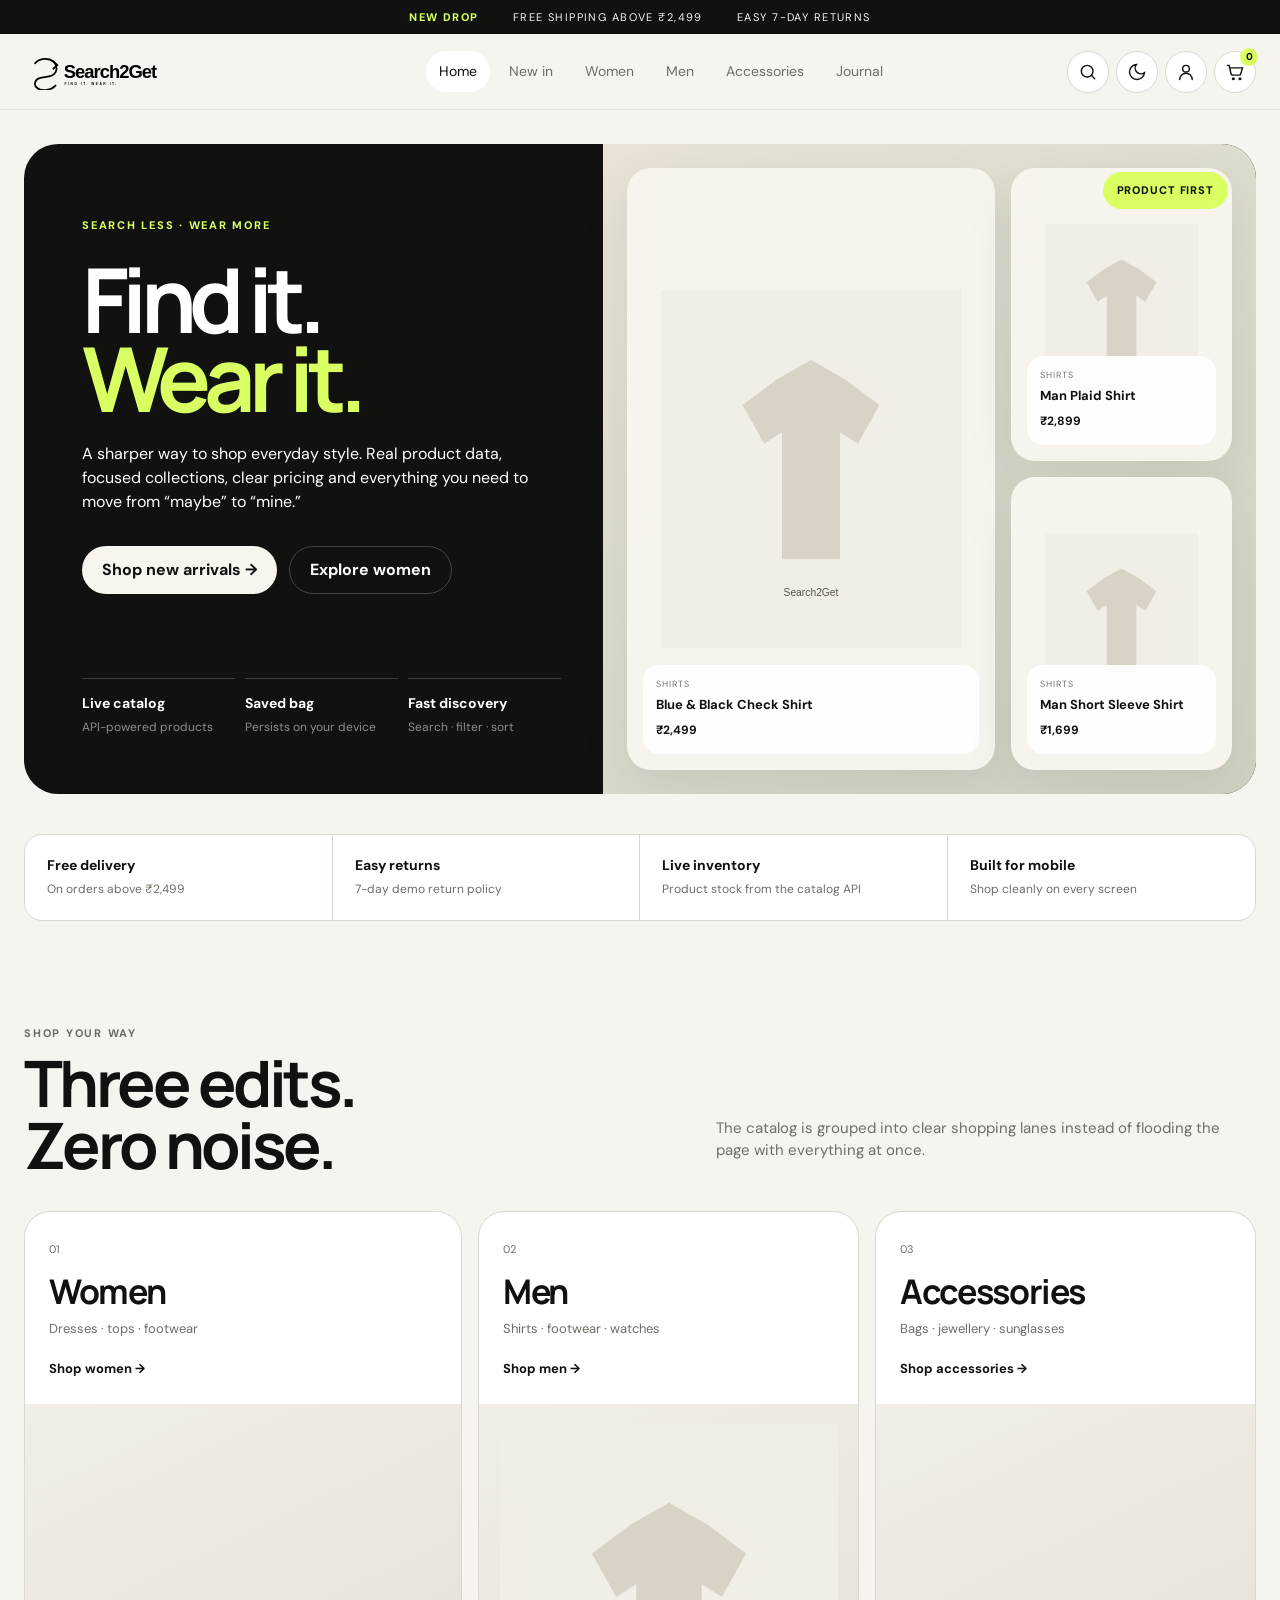
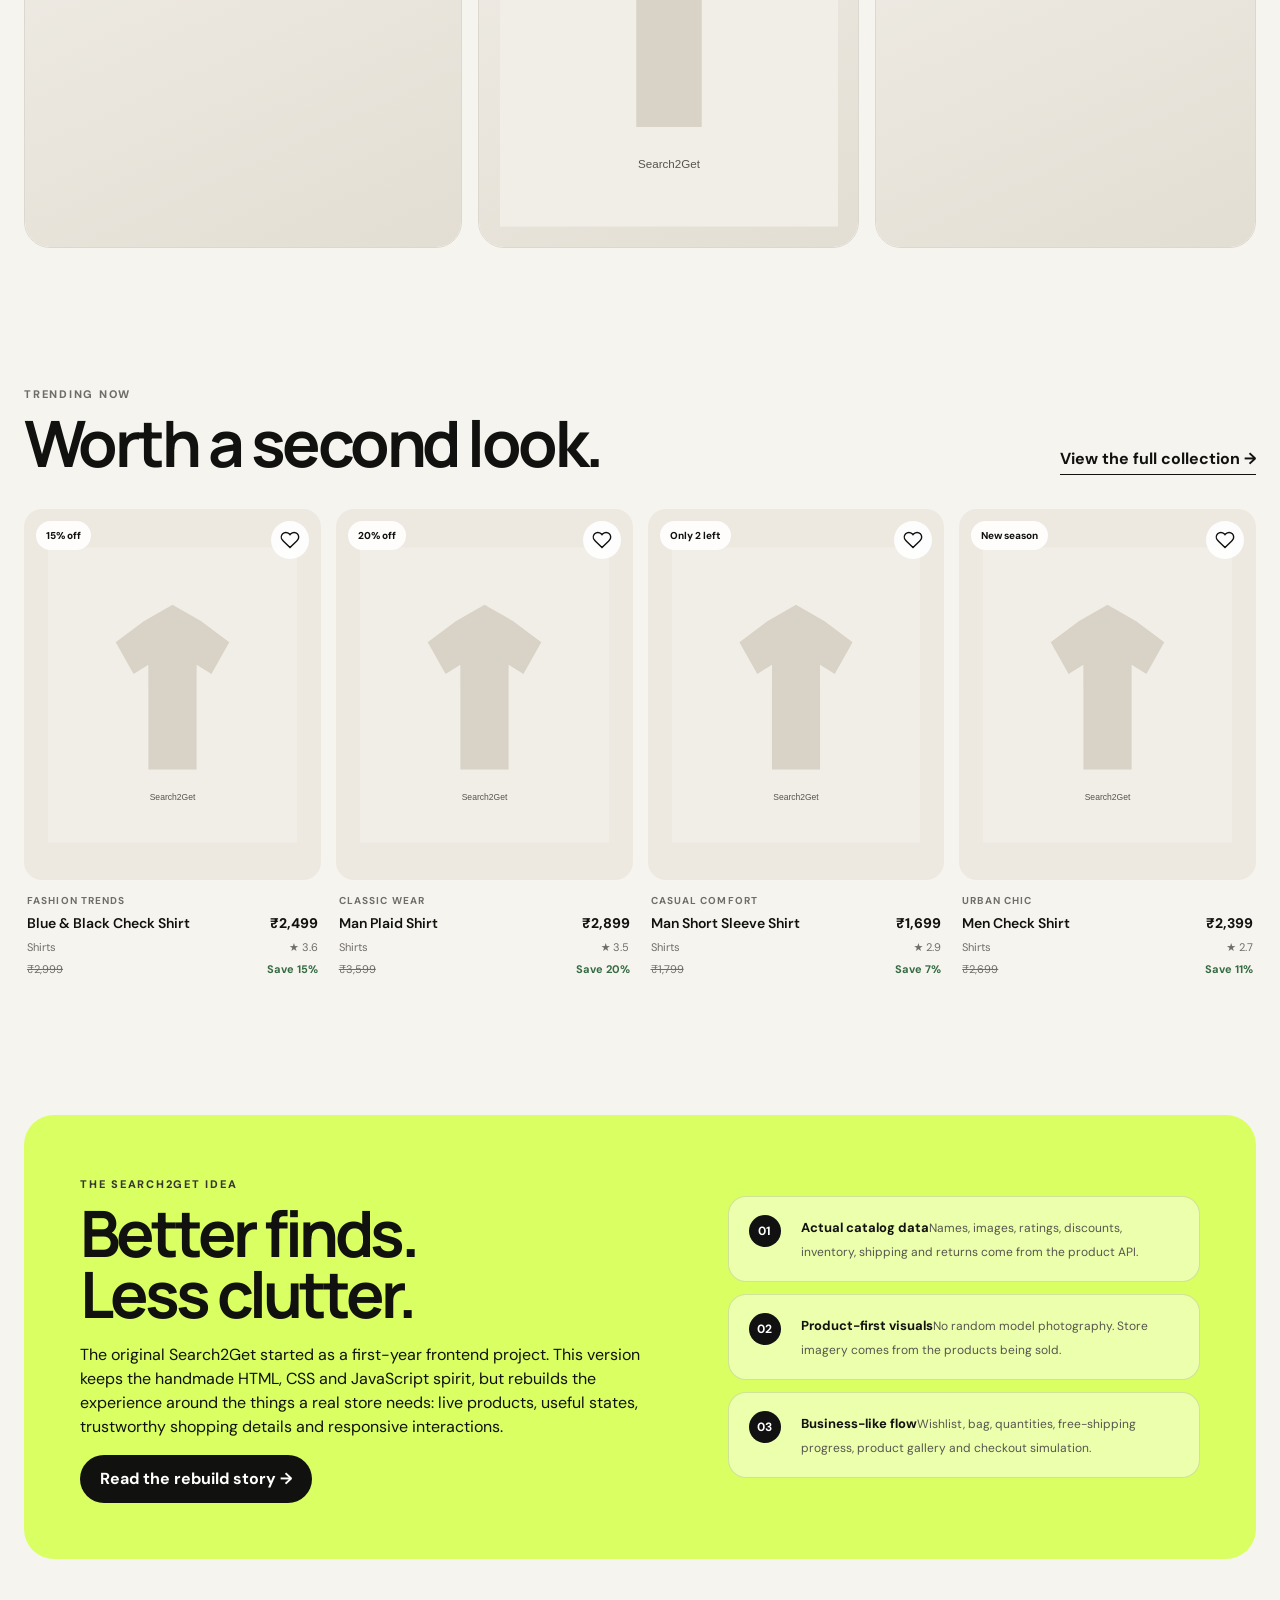
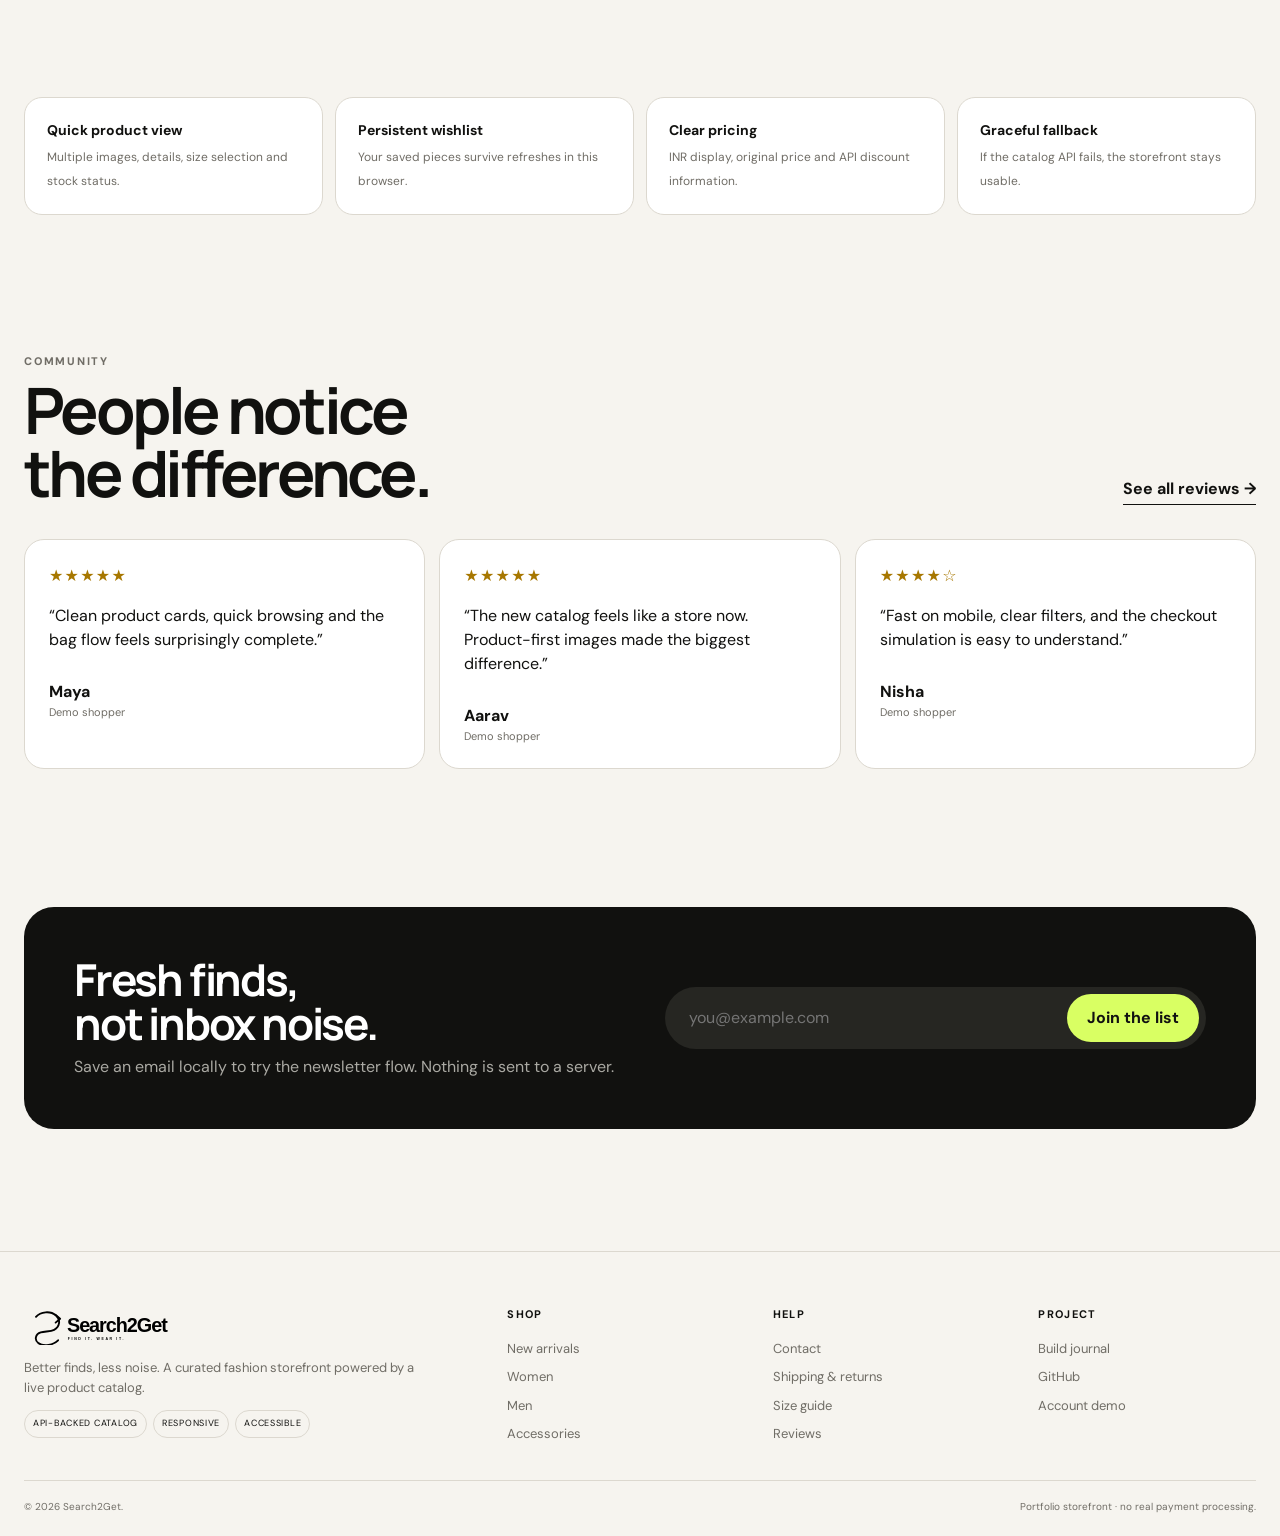
<file: index.html>
<!doctype html>
<html lang="en">
<head>
  <meta charset="utf-8">
  <meta name="viewport" content="width=device-width, initial-scale=1">
  <meta name="description" content="Search2Get — a modern fashion storefront with live apparel products, fast discovery, wishlist, bag and responsive shopping.">
  <meta name="theme-color" content="#11110f">
  <meta property="og:title" content="Search2Get — Find it. Wear it.">
  <meta property="og:description" content="A product-first fashion storefront powered by a live ecommerce catalog.">
  <meta property="og:type" content="website">
  <title>Search2Get — Find it. Wear it.</title>
  <link rel="icon" href="assets/favicon.svg" type="image/svg+xml">
  <link rel="stylesheet" href="storefront.css">
</head>
<body>
  <a class="skip-link" href="#main">Skip to content</a>
  <div id="site-header"></div>

  <main id="main">
    <section class="hero">
      <div class="shell hero-shell">
        <div class="hero-copy">
          <div>
            <span class="eyebrow" style="color:#d9ff63">Search less · wear more</span>
            <h1>Find it.<span>Wear it.</span></h1>
            <p>A sharper way to shop everyday style. Real product data, focused collections, clear pricing and everything you need to move from “maybe” to “mine.”</p>
            <div class="hero-actions">
              <a class="btn btn-light" href="shop.html">Shop new arrivals →</a>
              <a class="btn btn-dark" style="border:1px solid #444" href="shop.html?segment=Women">Explore women</a>
            </div>
          </div>
          <div class="hero-proof">
            <div><strong>Live catalog</strong><span>API-powered products</span></div>
            <div><strong>Saved bag</strong><span>Persists on your device</span></div>
            <div><strong>Fast discovery</strong><span>Search · filter · sort</span></div>
          </div>
        </div>
        <div class="hero-visual">
          <span class="hero-badge">Product first</span>
          <div class="hero-products" id="heroProducts" aria-label="Featured products"></div>
        </div>
      </div>
    </section>

    <section class="trust-strip" aria-label="Store benefits">
      <div class="shell trust-grid">
        <div class="trust-item"><strong>Free delivery</strong><span>On orders above ₹2,499</span></div>
        <div class="trust-item"><strong>Easy returns</strong><span>7-day demo return policy</span></div>
        <div class="trust-item"><strong>Live inventory</strong><span>Product stock from the catalog API</span></div>
        <div class="trust-item"><strong>Built for mobile</strong><span>Shop cleanly on every screen</span></div>
      </div>
    </section>

    <section class="section">
      <div class="shell">
        <div class="section-head">
          <div><span class="section-kicker">Shop your way</span><h2 class="section-title">Three edits.<br>Zero noise.</h2></div>
          <p class="section-copy">The catalog is grouped into clear shopping lanes instead of flooding the page with everything at once.</p>
        </div>
        <div class="category-grid" id="categoryGrid"></div>
      </div>
    </section>

    <section class="section-tight">
      <div class="shell">
        <div class="section-head">
          <div><span class="section-kicker">Trending now</span><h2 class="section-title">Worth a second look.</h2></div>
          <a class="section-link" href="shop.html">View the full collection →</a>
        </div>
        <div class="product-grid" id="featuredGrid"></div>
      </div>
    </section>

    <section class="section">
      <div class="shell brand-story">
        <div>
          <span class="eyebrow" style="color:#37372f">The Search2Get idea</span>
          <h2>Better finds.<br>Less clutter.</h2>
          <p>The original Search2Get started as a first-year frontend project. This version keeps the handmade HTML, CSS and JavaScript spirit, but rebuilds the experience around the things a real store needs: live products, useful states, trustworthy shopping details and responsive interactions.</p>
          <a class="btn btn-dark" href="journal.html">Read the rebuild story →</a>
        </div>
        <div class="story-points">
          <div class="story-point"><b>01</b><div><strong>Actual catalog data</strong><span>Names, images, ratings, discounts, inventory, shipping and returns come from the product API.</span></div></div>
          <div class="story-point"><b>02</b><div><strong>Product-first visuals</strong><span>No random model photography. Store imagery comes from the products being sold.</span></div></div>
          <div class="story-point"><b>03</b><div><strong>Business-like flow</strong><span>Wishlist, bag, quantities, free-shipping progress, product gallery and checkout simulation.</span></div></div>
        </div>
      </div>
    </section>

    <section class="section-tight">
      <div class="shell service-grid">
        <div class="service-card"><strong>Quick product view</strong><span>Multiple images, details, size selection and stock status.</span></div>
        <div class="service-card"><strong>Persistent wishlist</strong><span>Your saved pieces survive refreshes in this browser.</span></div>
        <div class="service-card"><strong>Clear pricing</strong><span>INR display, original price and API discount information.</span></div>
        <div class="service-card"><strong>Graceful fallback</strong><span>If the catalog API fails, the storefront stays usable.</span></div>
      </div>
    </section>

    <section class="section">
      <div class="shell">
        <div class="section-head"><div><span class="section-kicker">Community</span><h2 class="section-title">People notice<br>the difference.</h2></div><a class="section-link" href="reviews.html">See all reviews →</a></div>
        <div class="review-grid" id="reviewGrid"></div>
      </div>
    </section>

    <section class="section-tight">
      <div class="shell newsletter">
        <div><h2>Fresh finds,<br>not inbox noise.</h2><p>Save an email locally to try the newsletter flow. Nothing is sent to a server.</p></div>
        <form class="newsletter-form" id="newsletterForm"><input type="email" name="email" placeholder="you@example.com" autocomplete="email" aria-label="Email address" required><button class="btn" type="submit">Join the list</button></form>
      </div>
    </section>
  </main>

  <div id="site-footer"></div>
  <script src="store.js"></script>
</body>
</html>
</file>
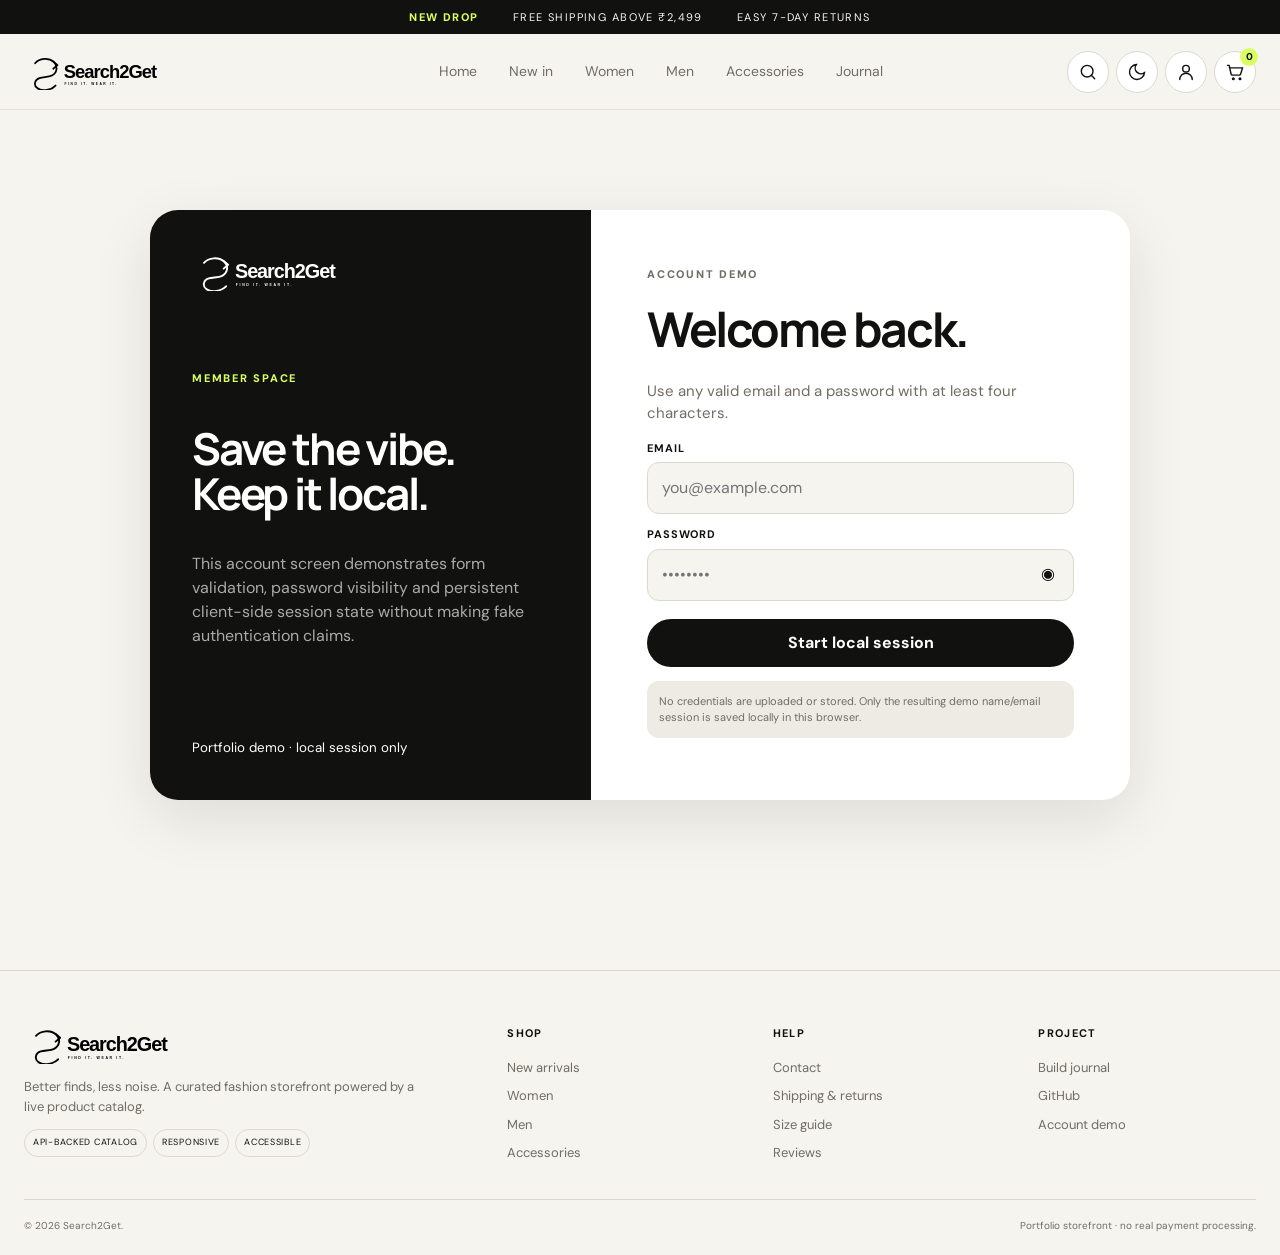
<file: account.html>
<!doctype html>
<html lang="en">
<head>
  <meta charset="utf-8"><meta name="viewport" content="width=device-width,initial-scale=1">
  <meta name="description" content="Search2Get local account demo.">
  <title>Account — Search2Get</title>
  <link rel="icon" href="assets/favicon.svg" type="image/svg+xml"><link rel="stylesheet" href="storefront.css">
</head>
<body>
  <a class="skip-link" href="#main">Skip to content</a><div id="site-header"></div>
  <main id="main" class="login-page"><div class="login-wrap">
    <section class="login-art"><a class="brand" href="index.html"><img src="assets/search2get-logo.svg" alt="Search2Get"></a><div><span class="eyebrow" style="color:#d9ff63">Member space</span><h2>Save the vibe.<br>Keep it local.</h2><p>This account screen demonstrates form validation, password visibility and persistent client-side session state without making fake authentication claims.</p></div><small>Portfolio demo · local session only</small></section>
    <section class="login-card"><span class="section-kicker">Account demo</span><h1>Welcome back.</h1><p class="section-copy">Use any valid email and a password with at least four characters.</p><form id="loginForm"><div class="field"><label for="loginEmail">Email</label><input id="loginEmail" type="email" autocomplete="email" placeholder="you@example.com" required></div><div class="field" style="margin-top:12px"><label for="loginPassword">Password</label><div class="password-wrap"><input id="loginPassword" type="password" minlength="4" autocomplete="current-password" placeholder="••••••••" required><button class="password-toggle" id="passwordToggle" type="button" aria-label="Show password">◉</button></div></div><button class="btn btn-dark btn-wide" type="submit" style="margin-top:18px">Start local session</button></form><div class="demo-note">No credentials are uploaded or stored. Only the resulting demo name/email session is saved locally in this browser.</div><div id="sessionHost"></div></section>
  </div></main>
  <div id="site-footer"></div><script src="store.js"></script>
</body>
</html>
</file>
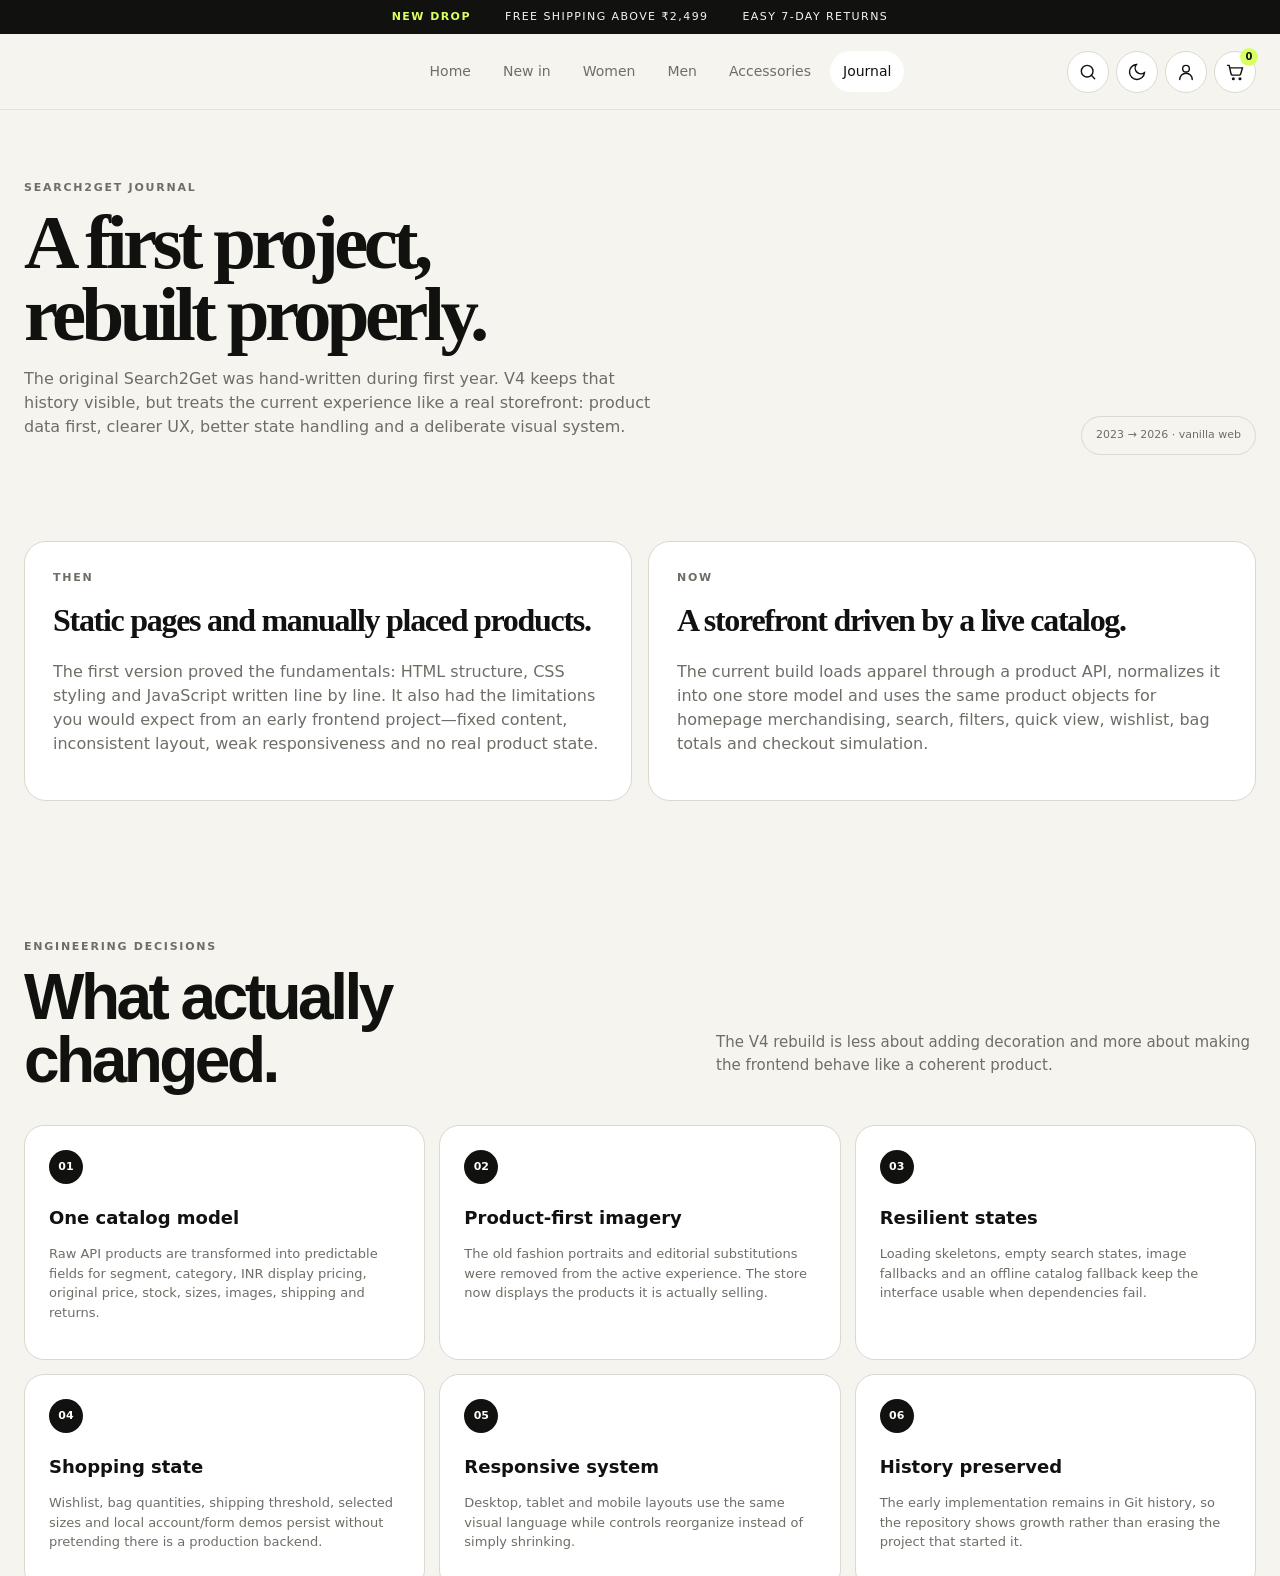
<file: bloger.html>
<!doctype html><html lang="en"><head><meta charset="utf-8"><meta name="viewport" content="width=device-width,initial-scale=1"><meta http-equiv="refresh" content="0; url=journal.html"><link rel="canonical" href="journal.html"><title>Redirecting — Search2Get</title></head><body><p>Moved to <a href="journal.html">journal.html</a>.</p></body></html>
</file>
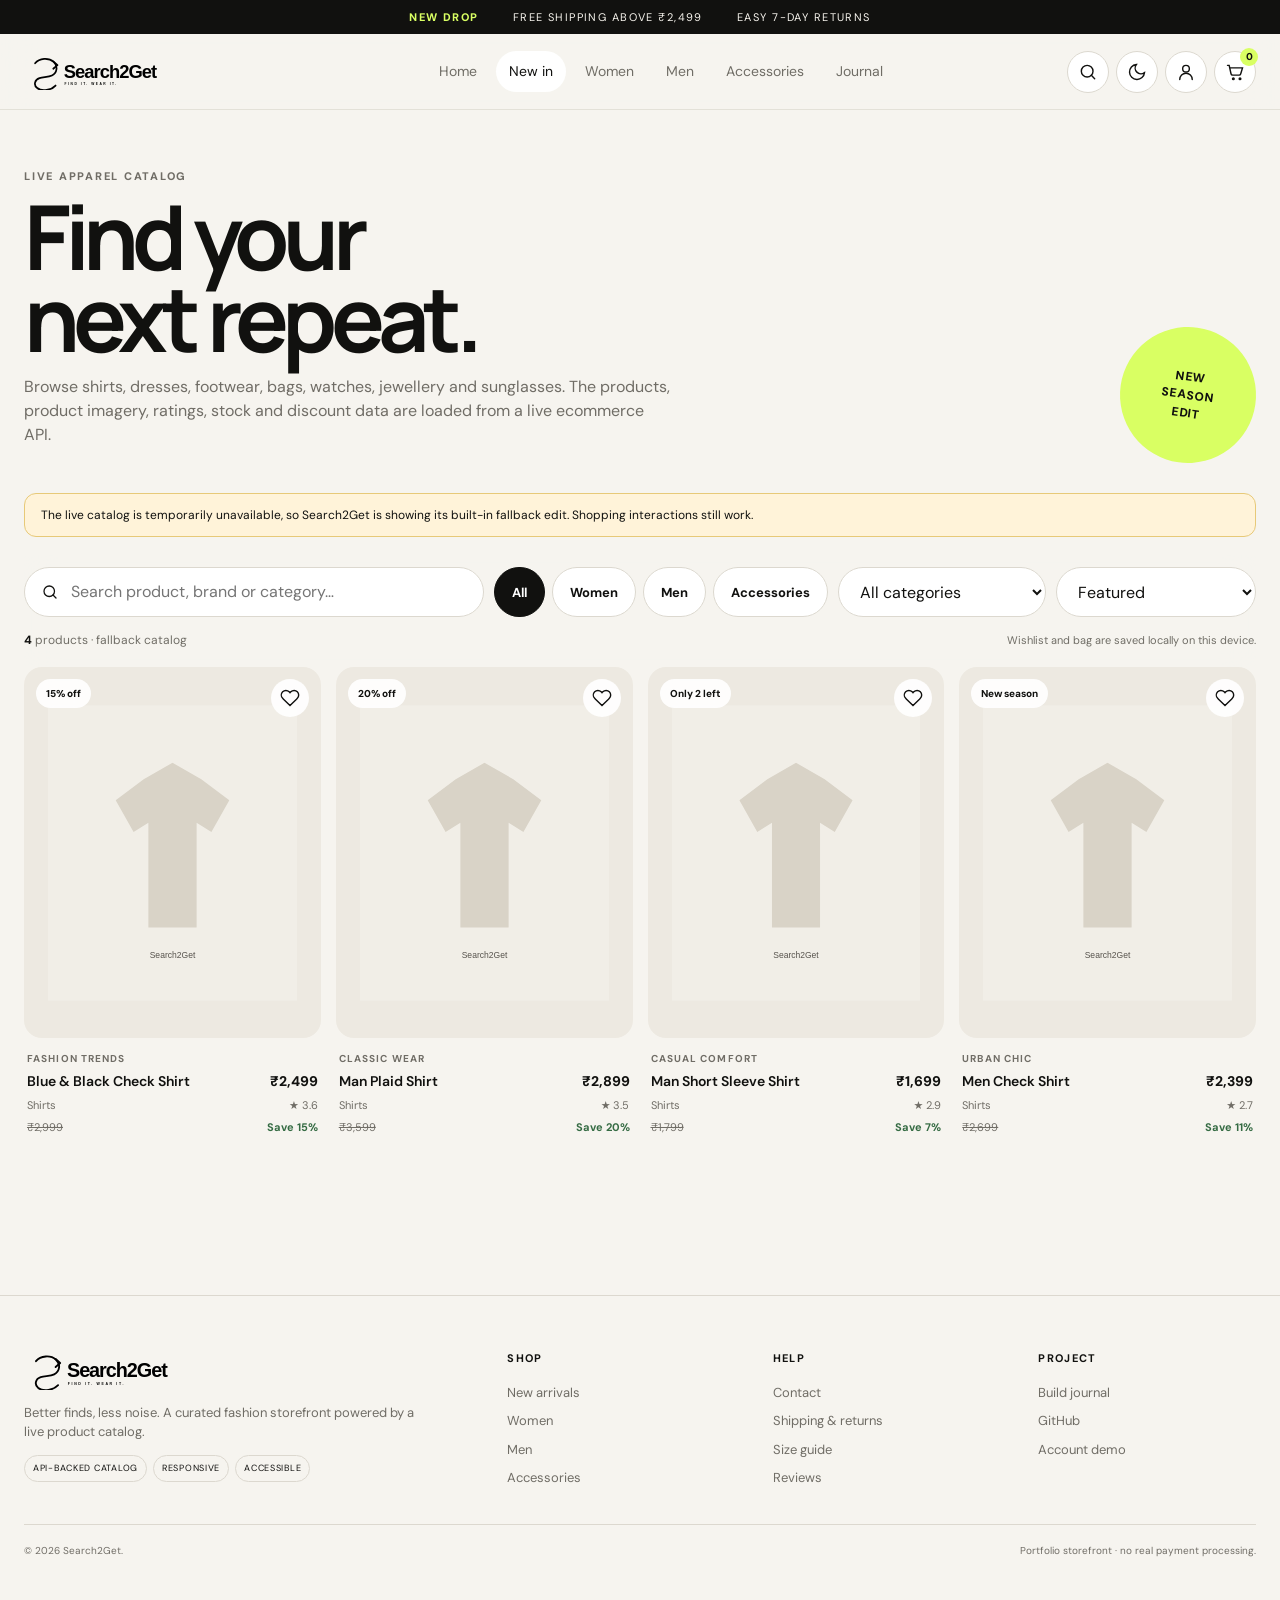
<file: clothes.html>
<!doctype html><html lang="en"><head><meta charset="utf-8"><meta name="viewport" content="width=device-width,initial-scale=1"><meta http-equiv="refresh" content="0; url=shop.html"><link rel="canonical" href="shop.html"><title>Redirecting — Search2Get</title></head><body><p>Moved to <a href="shop.html">shop.html</a>.</p></body></html>
</file>
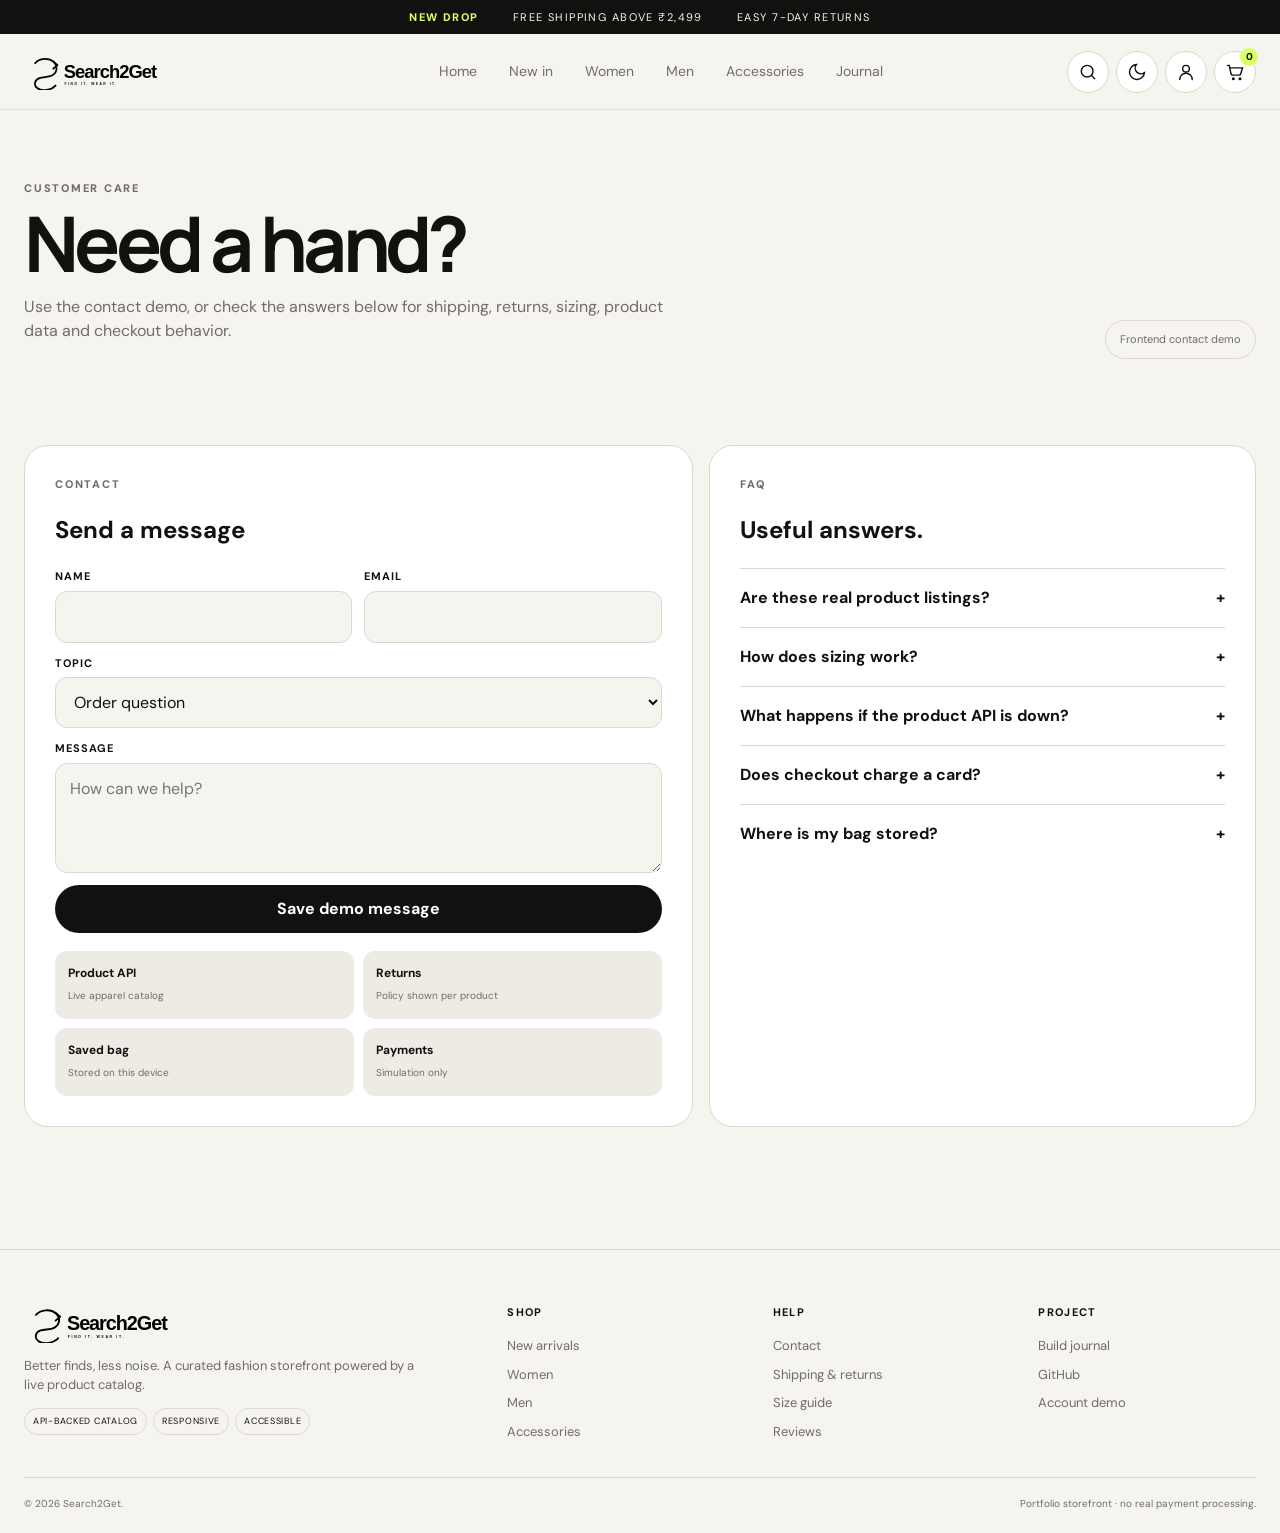
<file: contact.html>
<!doctype html>
<html lang="en">
<head>
  <meta charset="utf-8"><meta name="viewport" content="width=device-width,initial-scale=1">
  <meta name="description" content="Contact Search2Get and read the storefront FAQ.">
  <title>Contact — Search2Get</title>
  <link rel="icon" href="assets/favicon.svg" type="image/svg+xml"><link rel="stylesheet" href="storefront.css">
</head>
<body>
  <a class="skip-link" href="#main">Skip to content</a><div id="site-header"></div>
  <main id="main">
    <section class="page-hero"><div class="shell page-hero-inner"><div><span class="section-kicker">Customer care</span><h1>Need a hand?</h1><p>Use the contact demo, or check the answers below for shipping, returns, sizing, product data and checkout behavior.</p></div><span class="page-chip">Frontend contact demo</span></div></section>

    <section class="section-tight"><div class="shell contact-layout">
      <div class="contact-card"><span class="section-kicker">Contact</span><h2>Send a message</h2><form id="contactForm" class="form-grid"><div class="field"><label for="contactName">Name</label><input id="contactName" name="name" autocomplete="name" required></div><div class="field"><label for="contactEmail">Email</label><input id="contactEmail" type="email" name="email" autocomplete="email" required></div><div class="field full"><label for="contactTopic">Topic</label><select id="contactTopic" name="topic"><option>Order question</option><option>Product / sizing</option><option>Shipping & returns</option><option>Project feedback</option><option>Other</option></select></div><div class="field full"><label for="contactMessage">Message</label><textarea id="contactMessage" name="message" maxlength="500" placeholder="How can we help?" required></textarea></div><div class="field full"><button class="btn btn-dark" type="submit">Save demo message</button></div></form><div class="contact-highlights"><div class="contact-highlight"><strong>Product API</strong><span>Live apparel catalog</span></div><div class="contact-highlight"><strong>Returns</strong><span>Policy shown per product</span></div><div class="contact-highlight"><strong>Saved bag</strong><span>Stored on this device</span></div><div class="contact-highlight"><strong>Payments</strong><span>Simulation only</span></div></div></div>

      <div class="faq-card" id="faq"><span class="section-kicker">FAQ</span><h2>Useful answers.</h2><div class="faq-list">
        <div class="faq-item"><button class="faq-question" type="button" aria-expanded="false">Are these real product listings?<span>+</span></button><div class="faq-answer"><p>The storefront loads sample ecommerce product data from DummyJSON, including product images, titles, prices, discounts, ratings, stock, shipping and return information. Search2Get is still a portfolio frontend, not a merchant processing real orders.</p></div></div>
        <div class="faq-item"><button class="faq-question" type="button" aria-expanded="false">How does sizing work?<span>+</span></button><div class="faq-answer"><p>Apparel receives XS–XL demo sizes, footwear receives UK sizes, and one-size accessories are labelled accordingly. Size selection is part of the frontend interaction model.</p></div></div>
        <div class="faq-item"><button class="faq-question" type="button" aria-expanded="false">What happens if the product API is down?<span>+</span></button><div class="faq-answer"><p>The app switches to a small built-in fallback catalog and displays a notice. Broken product images also fall back to an inline Search2Get placeholder instead of leaving empty cards.</p></div></div>
        <div class="faq-item"><button class="faq-question" type="button" aria-expanded="false">Does checkout charge a card?<span>+</span></button><div class="faq-answer"><p>No. Checkout validates delivery fields and demonstrates order confirmation only. No card is charged and no payment processor is connected.</p></div></div>
        <div class="faq-item"><button class="faq-question" type="button" aria-expanded="false">Where is my bag stored?<span>+</span></button><div class="faq-answer"><p>Bag, wishlist, reviews, newsletter, contact and local account state use browser localStorage. They never become real server-side records.</p></div></div>
      </div></div>
    </div></section>
  </main>
  <div id="site-footer"></div><script src="store.js"></script>
</body>
</html>
</file>
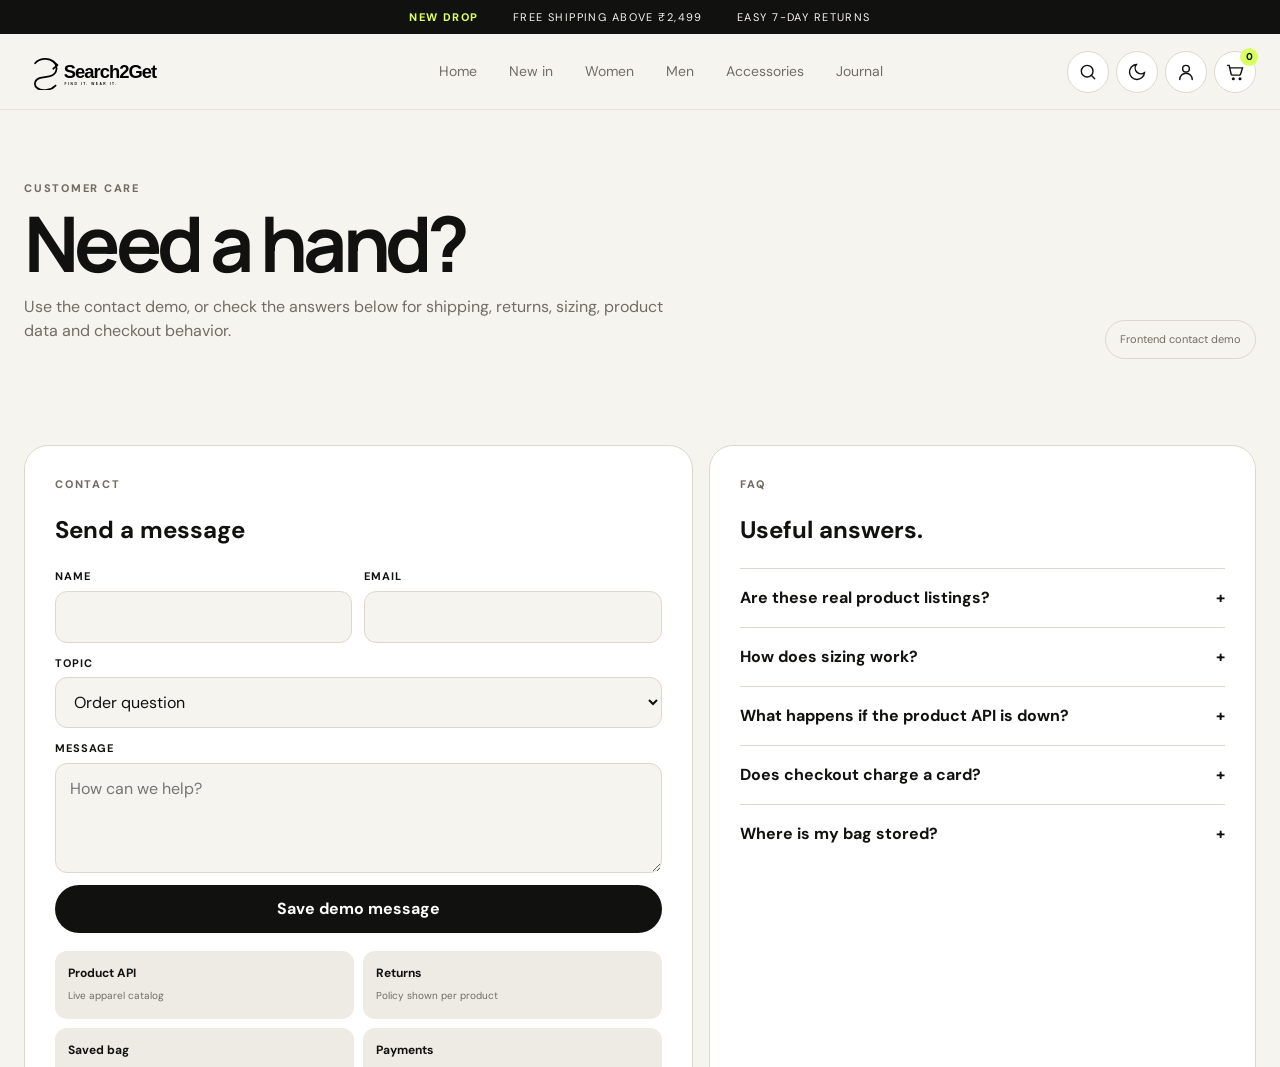
<file: contacter.html>
<!doctype html><html lang="en"><head><meta charset="utf-8"><meta name="viewport" content="width=device-width,initial-scale=1"><meta http-equiv="refresh" content="0; url=contact.html"><link rel="canonical" href="contact.html"><title>Redirecting — Search2Get</title></head><body><p>Moved to <a href="contact.html">contact.html</a>.</p></body></html>
</file>
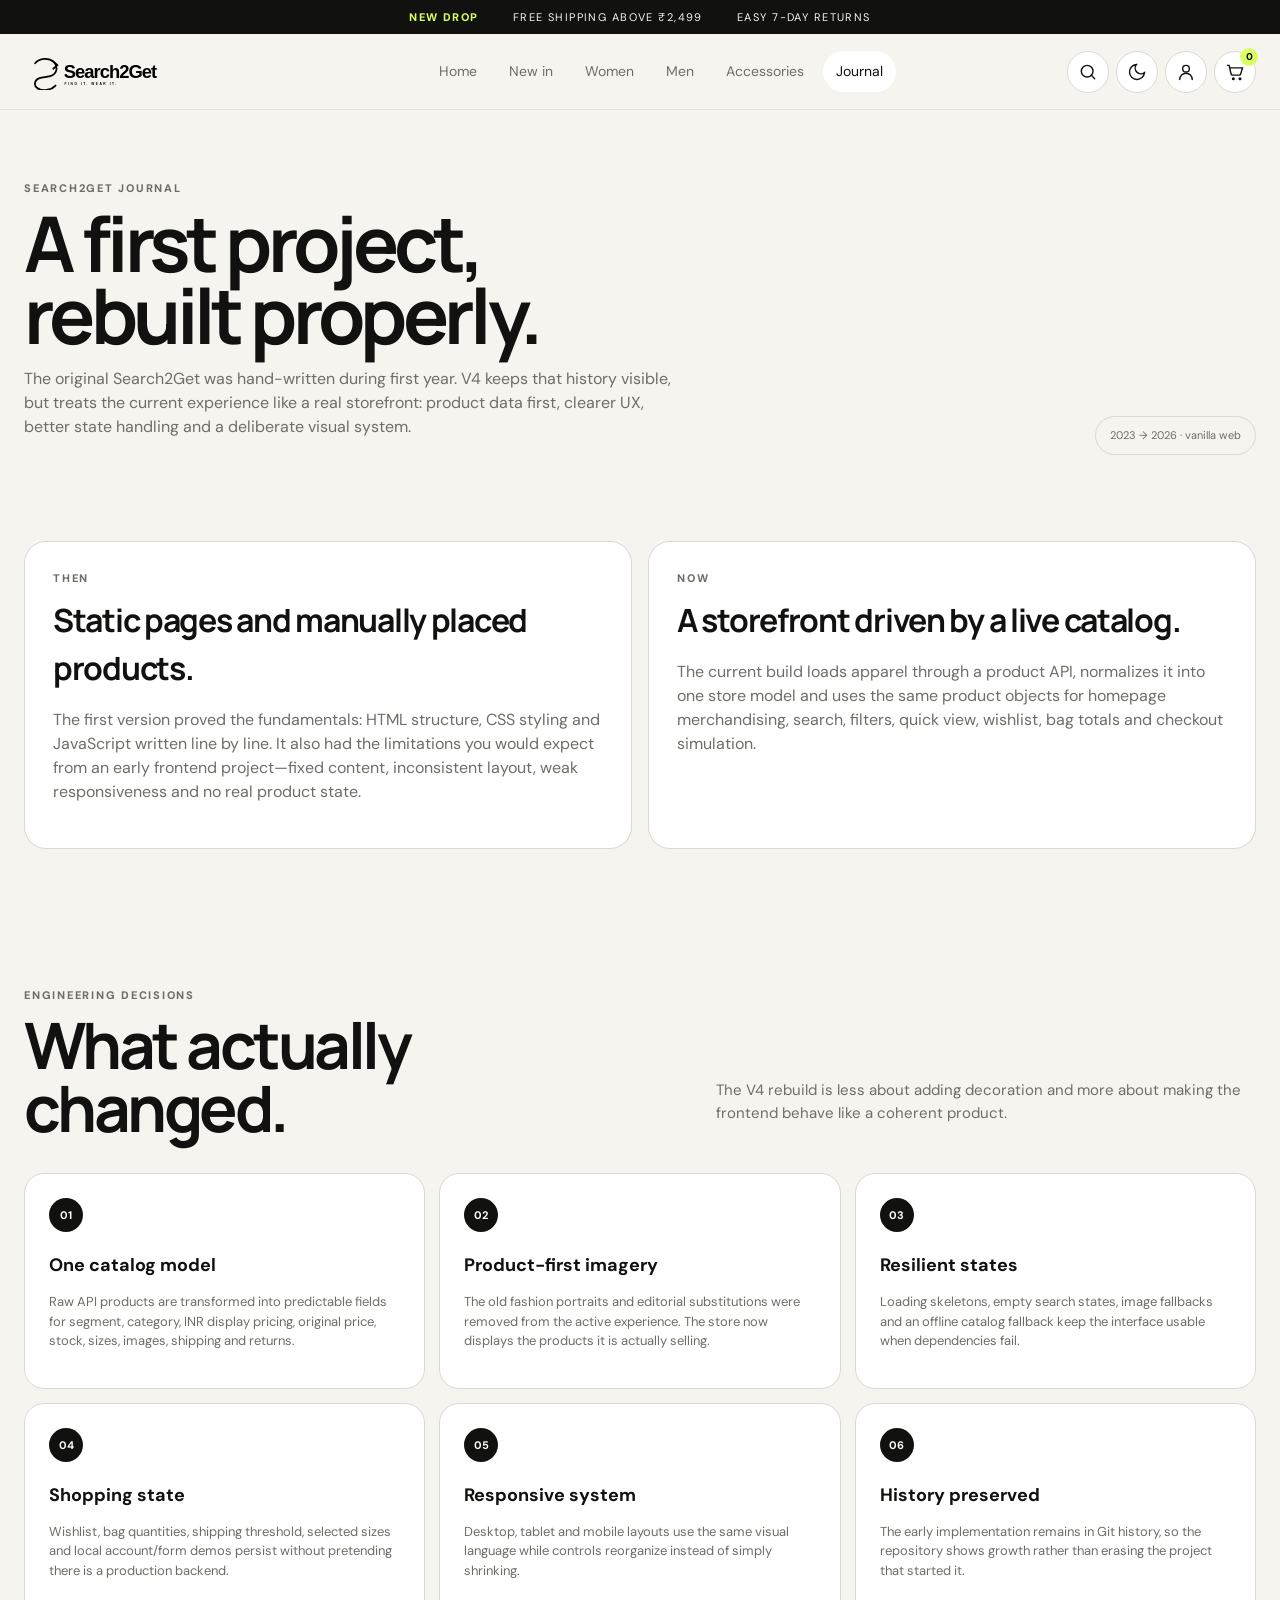
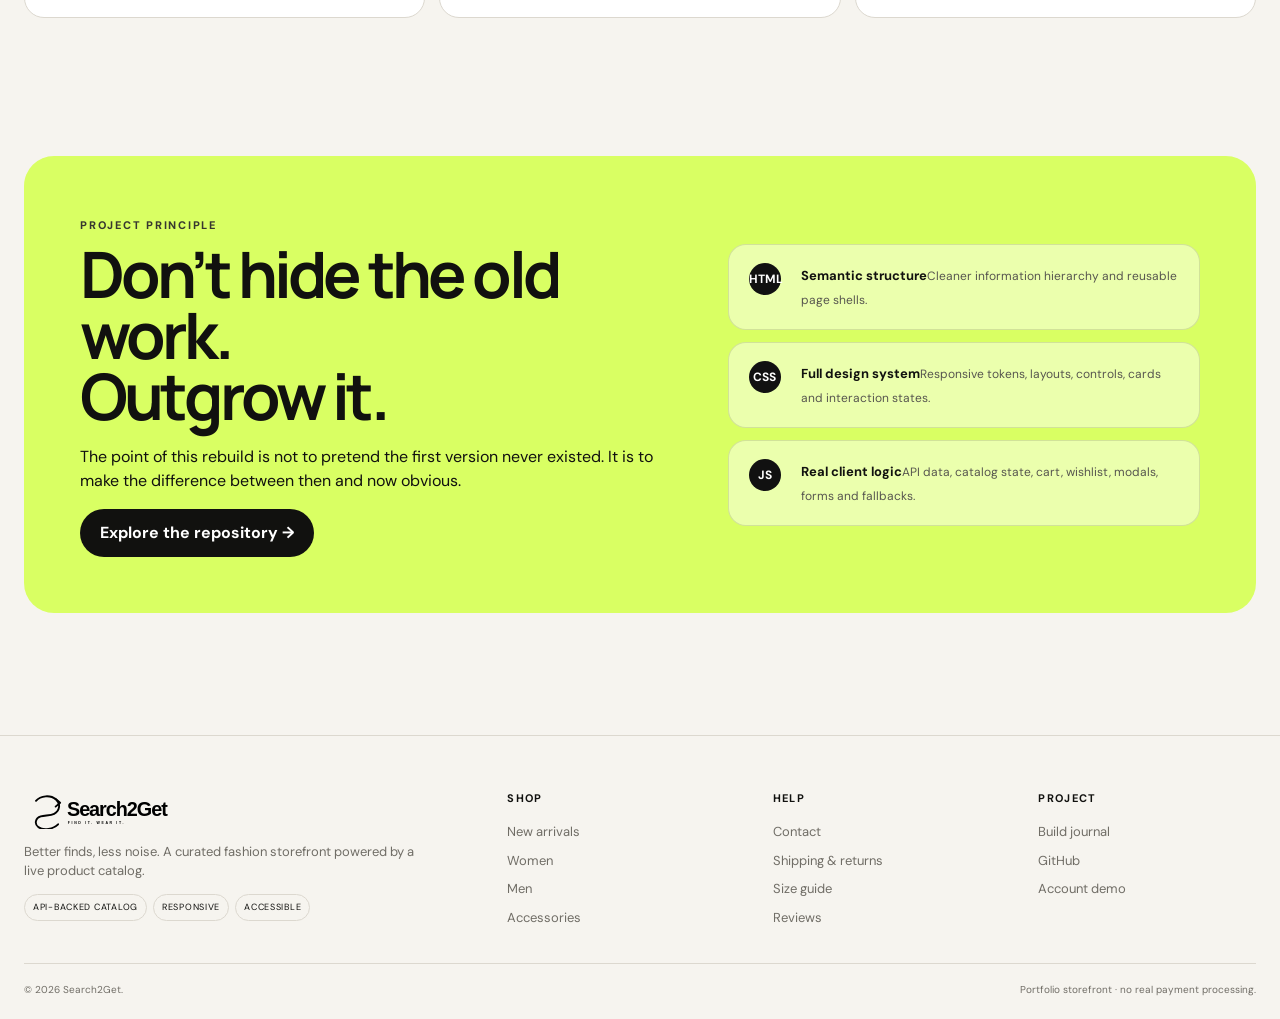
<file: journal.html>
<!doctype html>
<html lang="en">
<head>
  <meta charset="utf-8"><meta name="viewport" content="width=device-width,initial-scale=1">
  <meta name="description" content="Search2Get Journal — the product and engineering story behind the API-backed storefront rebuild.">
  <title>Journal — Search2Get</title>
  <link rel="icon" href="assets/favicon.svg" type="image/svg+xml"><link rel="stylesheet" href="storefront.css">
</head>
<body>
  <a class="skip-link" href="#main">Skip to content</a><div id="site-header"></div>
  <main id="main">
    <section class="page-hero"><div class="shell page-hero-inner"><div><span class="section-kicker">Search2Get Journal</span><h1>A first project,<br>rebuilt properly.</h1><p>The original Search2Get was hand-written during first year. V4 keeps that history visible, but treats the current experience like a real storefront: product data first, clearer UX, better state handling and a deliberate visual system.</p></div><span class="page-chip">2023 → 2026 · vanilla web</span></div></section>

    <section class="section-tight"><div class="shell content-grid">
      <article class="content-card"><span class="section-kicker">Then</span><h2>Static pages and manually placed products.</h2><p>The first version proved the fundamentals: HTML structure, CSS styling and JavaScript written line by line. It also had the limitations you would expect from an early frontend project—fixed content, inconsistent layout, weak responsiveness and no real product state.</p></article>
      <article class="content-card"><span class="section-kicker">Now</span><h2>A storefront driven by a live catalog.</h2><p>The current build loads apparel through a product API, normalizes it into one store model and uses the same product objects for homepage merchandising, search, filters, quick view, wishlist, bag totals and checkout simulation.</p></article>
    </div></section>

    <section class="section"><div class="shell"><div class="section-head"><div><span class="section-kicker">Engineering decisions</span><h2 class="section-title">What actually<br>changed.</h2></div><p class="section-copy">The V4 rebuild is less about adding decoration and more about making the frontend behave like a coherent product.</p></div><div class="article-list">
      <article class="article-card"><b>01</b><h3>One catalog model</h3><p>Raw API products are transformed into predictable fields for segment, category, INR display pricing, original price, stock, sizes, images, shipping and returns.</p></article>
      <article class="article-card"><b>02</b><h3>Product-first imagery</h3><p>The old fashion portraits and editorial substitutions were removed from the active experience. The store now displays the products it is actually selling.</p></article>
      <article class="article-card"><b>03</b><h3>Resilient states</h3><p>Loading skeletons, empty search states, image fallbacks and an offline catalog fallback keep the interface usable when dependencies fail.</p></article>
      <article class="article-card"><b>04</b><h3>Shopping state</h3><p>Wishlist, bag quantities, shipping threshold, selected sizes and local account/form demos persist without pretending there is a production backend.</p></article>
      <article class="article-card"><b>05</b><h3>Responsive system</h3><p>Desktop, tablet and mobile layouts use the same visual language while controls reorganize instead of simply shrinking.</p></article>
      <article class="article-card"><b>06</b><h3>History preserved</h3><p>The early implementation remains in Git history, so the repository shows growth rather than erasing the project that started it.</p></article>
    </div></div></section>

    <section class="section-tight"><div class="shell brand-story"><div><span class="eyebrow" style="color:#37372f">Project principle</span><h2>Don’t hide the old work.<br>Outgrow it.</h2><p>The point of this rebuild is not to pretend the first version never existed. It is to make the difference between then and now obvious.</p><a class="btn btn-dark" href="https://github.com/Rishikeshsanin/Search2get_initial" target="_blank" rel="noreferrer">Explore the repository →</a></div><div class="story-points"><div class="story-point"><b>HTML</b><div><strong>Semantic structure</strong><span>Cleaner information hierarchy and reusable page shells.</span></div></div><div class="story-point"><b>CSS</b><div><strong>Full design system</strong><span>Responsive tokens, layouts, controls, cards and interaction states.</span></div></div><div class="story-point"><b>JS</b><div><strong>Real client logic</strong><span>API data, catalog state, cart, wishlist, modals, forms and fallbacks.</span></div></div></div></div></section>
  </main>
  <div id="site-footer"></div><script src="store.js"></script>
</body>
</html>
</file>
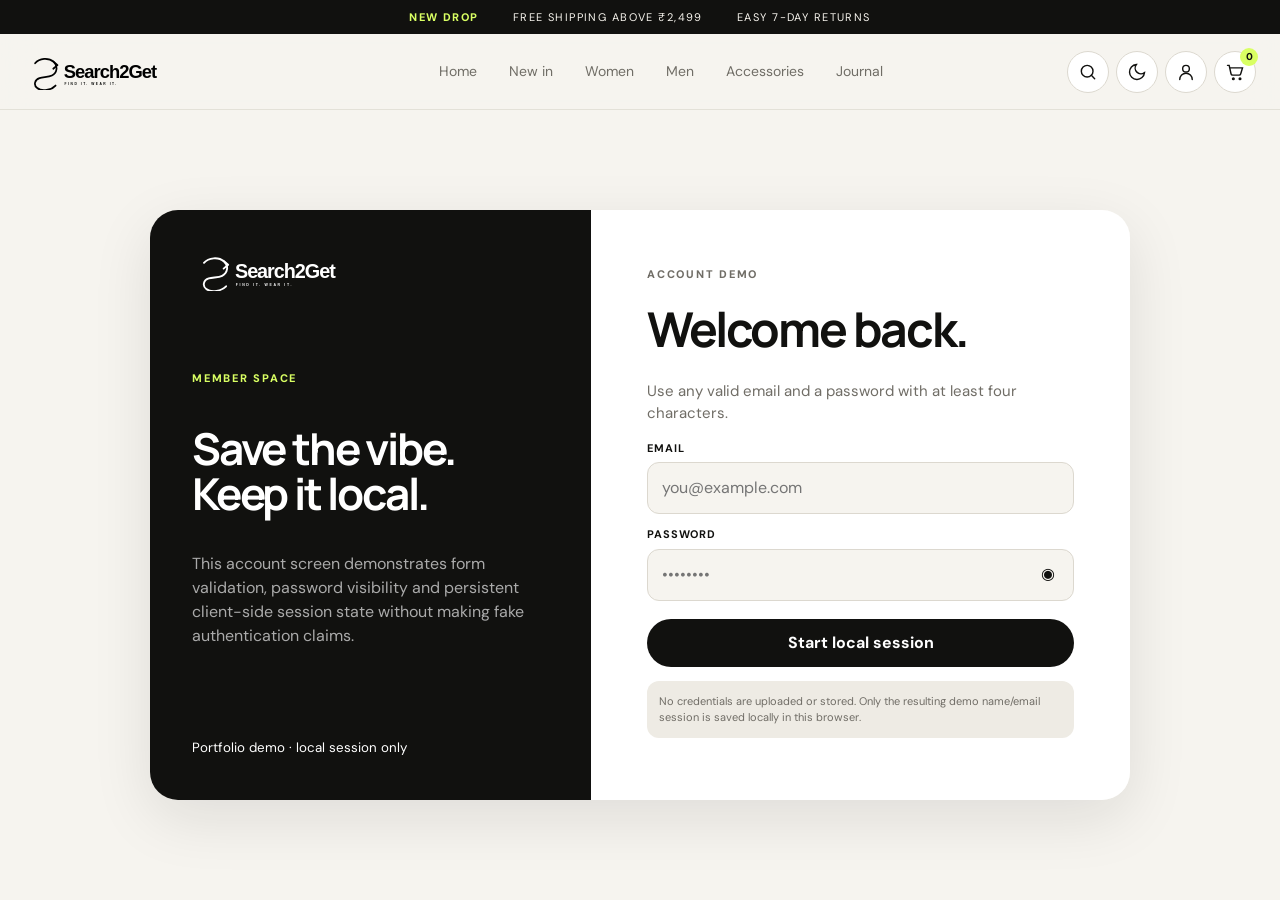
<file: login.html>
<!doctype html><html lang="en"><head><meta charset="utf-8"><meta name="viewport" content="width=device-width,initial-scale=1"><meta http-equiv="refresh" content="0; url=account.html"><link rel="canonical" href="account.html"><title>Redirecting — Search2Get</title></head><body><p>Moved to <a href="account.html">account.html</a>.</p></body></html>
</file>
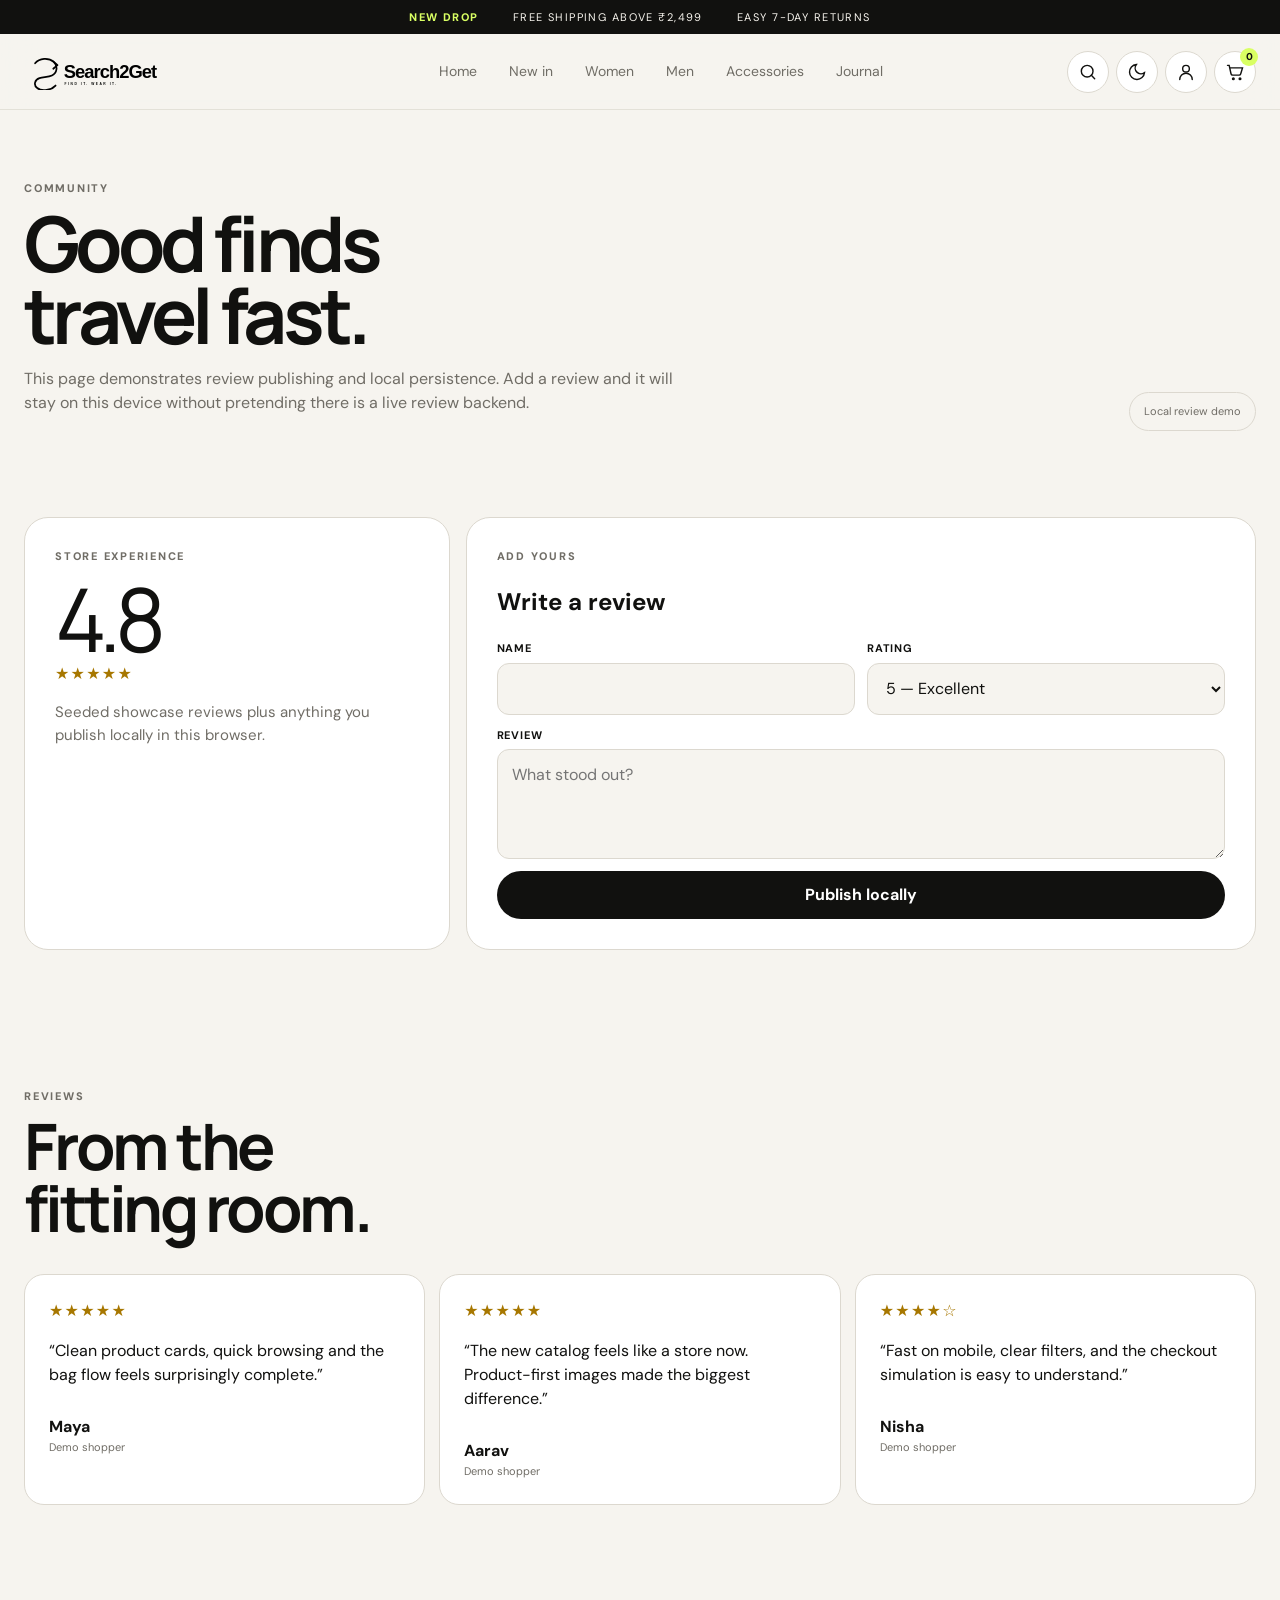
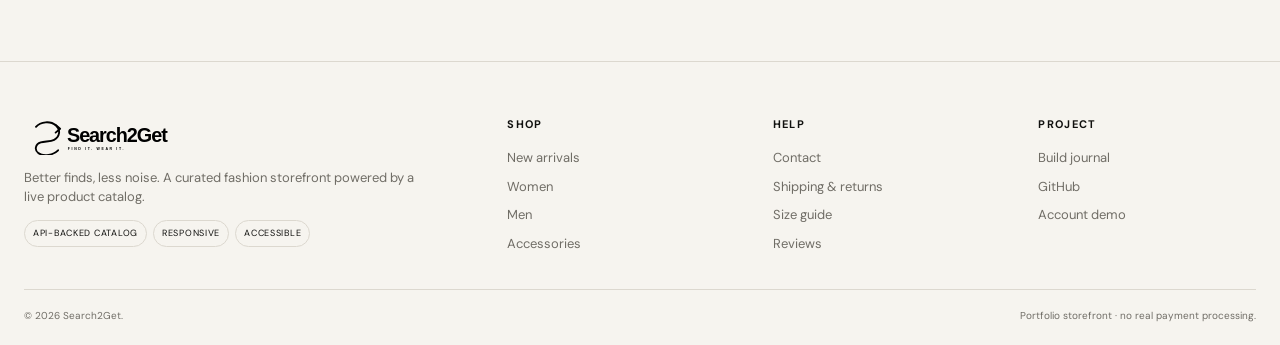
<file: reviewer.html>
<!doctype html><html lang="en"><head><meta charset="utf-8"><meta name="viewport" content="width=device-width,initial-scale=1"><meta http-equiv="refresh" content="0; url=reviews.html"><link rel="canonical" href="reviews.html"><title>Redirecting — Search2Get</title></head><body><p>Moved to <a href="reviews.html">reviews.html</a>.</p></body></html>
</file>
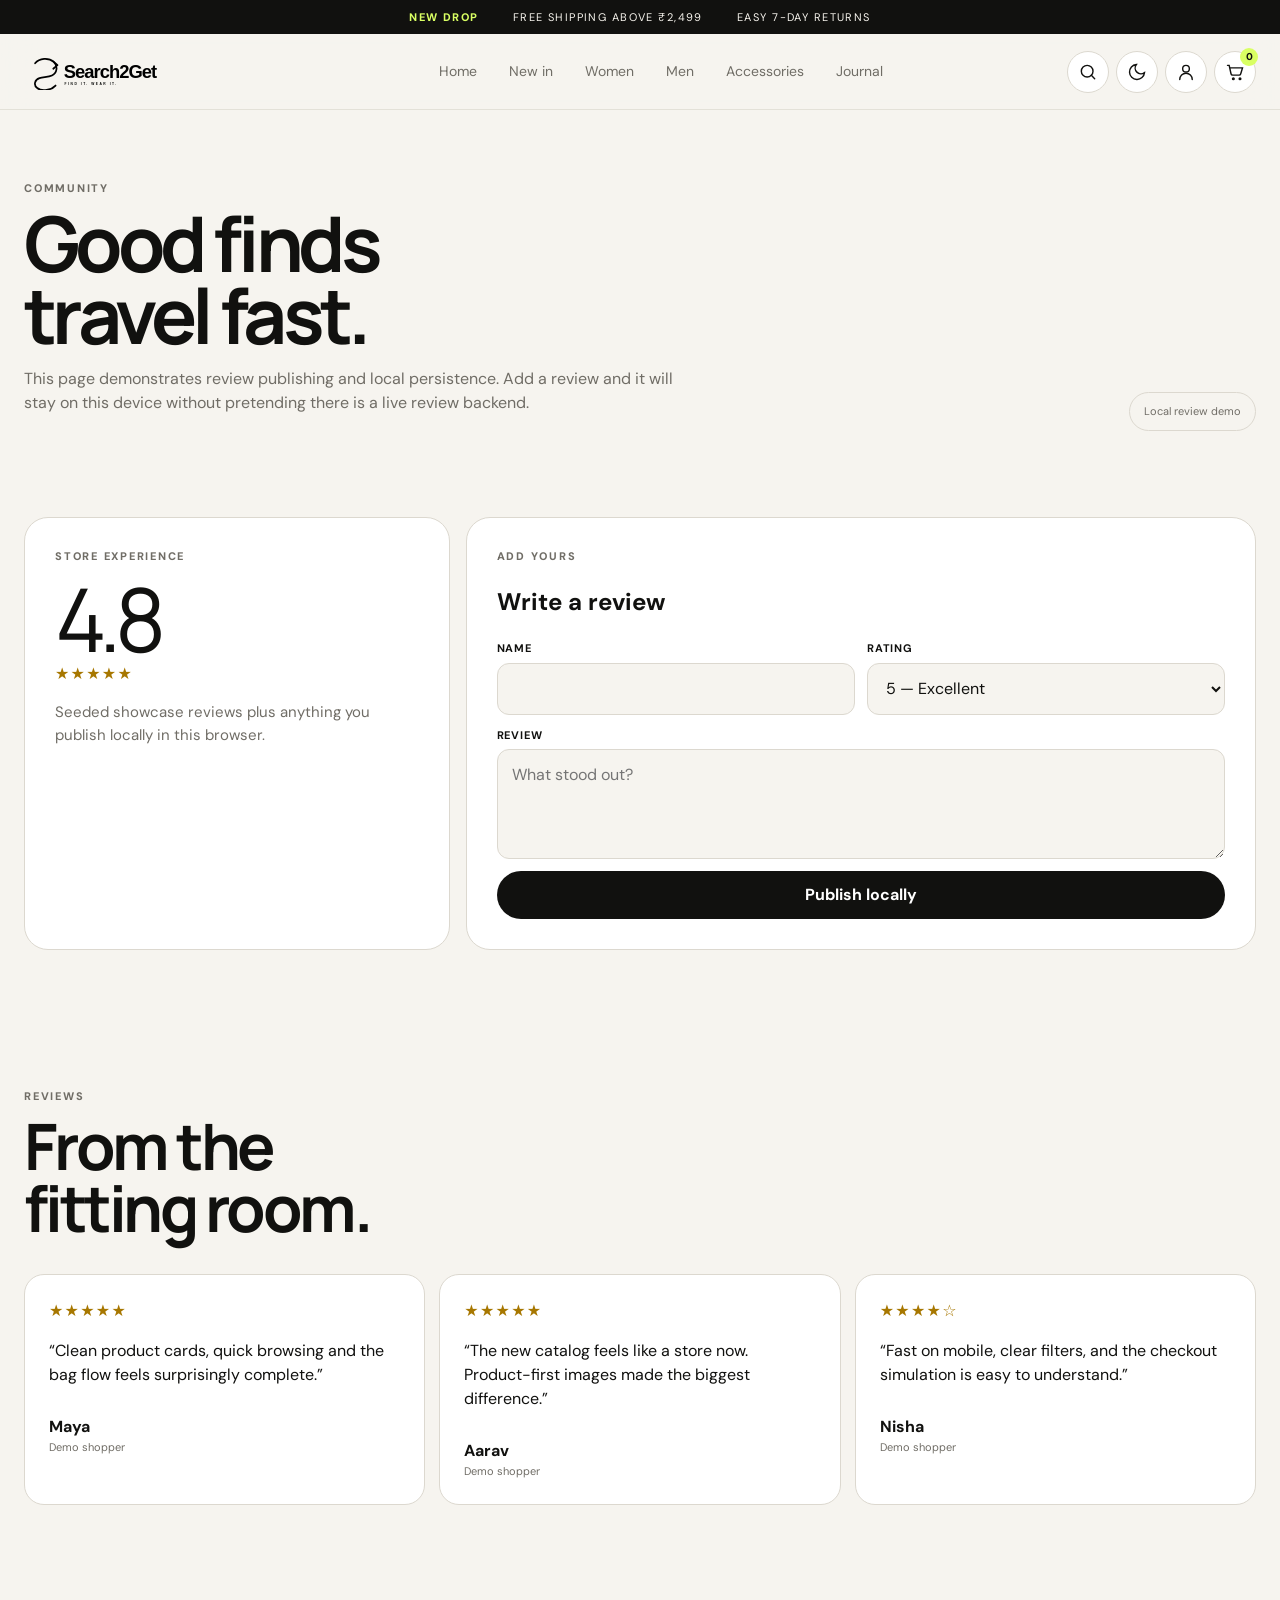
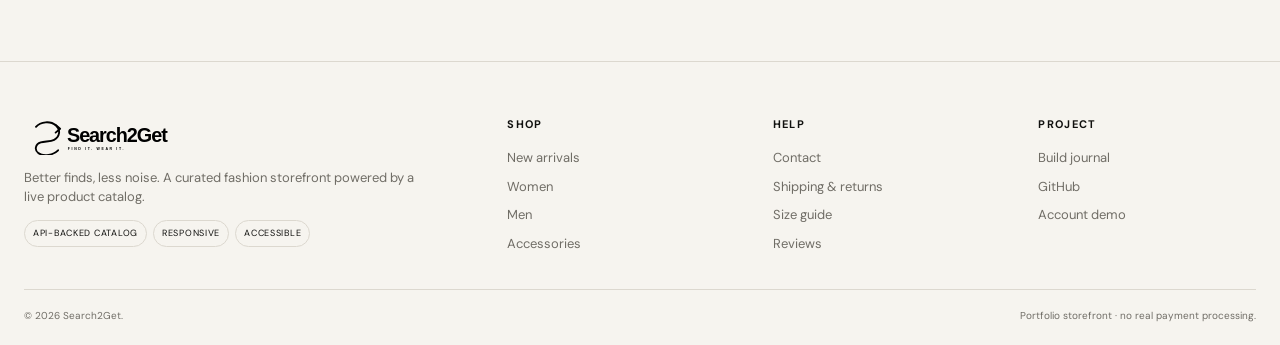
<file: reviews.html>
<!doctype html>
<html lang="en">
<head>
  <meta charset="utf-8"><meta name="viewport" content="width=device-width,initial-scale=1">
  <meta name="description" content="Search2Get reviews — try the local review publishing experience.">
  <title>Reviews — Search2Get</title>
  <link rel="icon" href="assets/favicon.svg" type="image/svg+xml"><link rel="stylesheet" href="storefront.css">
</head>
<body>
  <a class="skip-link" href="#main">Skip to content</a><div id="site-header"></div>
  <main id="main">
    <section class="page-hero"><div class="shell page-hero-inner"><div><span class="section-kicker">Community</span><h1>Good finds<br>travel fast.</h1><p>This page demonstrates review publishing and local persistence. Add a review and it will stay on this device without pretending there is a live review backend.</p></div><span class="page-chip">Local review demo</span></div></section>

    <section class="section-tight"><div class="shell review-layout">
      <aside class="rating-panel"><span class="section-kicker">Store experience</span><div class="rating-big">4.8</div><div class="stars">★★★★★</div><p class="section-copy">Seeded showcase reviews plus anything you publish locally in this browser.</p></aside>
      <div class="review-form-card"><span class="section-kicker">Add yours</span><h2>Write a review</h2><form id="reviewForm" class="form-grid"><div class="field"><label for="reviewName">Name</label><input id="reviewName" name="name" maxlength="30" required></div><div class="field"><label for="reviewRating">Rating</label><select id="reviewRating" name="rating"><option value="5">5 — Excellent</option><option value="4">4 — Great</option><option value="3">3 — Good</option><option value="2">2 — Fair</option><option value="1">1 — Needs work</option></select></div><div class="field full"><label for="reviewText">Review</label><textarea id="reviewText" name="review" maxlength="280" placeholder="What stood out?" required></textarea></div><div class="field full"><button class="btn btn-dark" type="submit">Publish locally</button></div></form></div>
    </div></section>

    <section class="section"><div class="shell"><div class="section-head"><div><span class="section-kicker">Reviews</span><h2 class="section-title">From the<br>fitting room.</h2></div></div><div class="review-grid" id="reviewGrid"></div></div></section>
  </main>
  <div id="site-footer"></div><script src="store.js"></script>
</body>
</html>
</file>
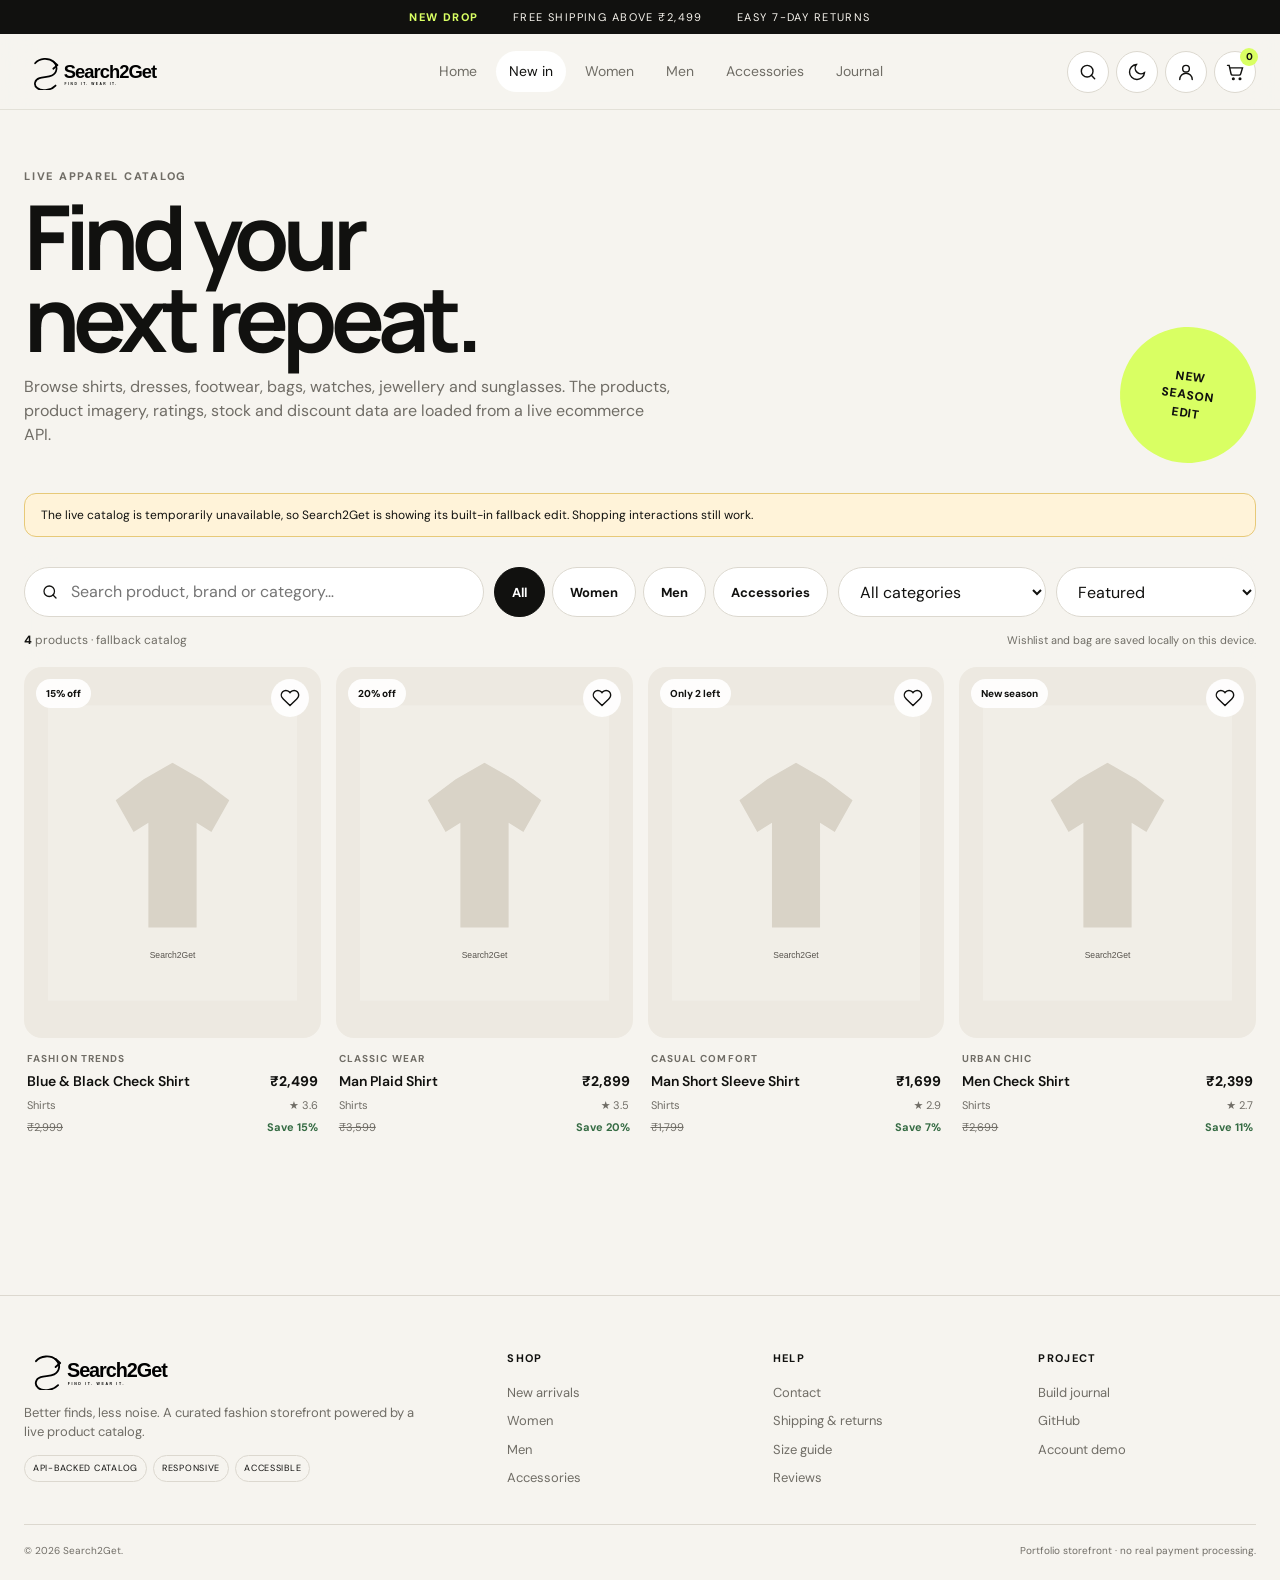
<file: shop.html>
<!doctype html>
<html lang="en">
<head>
  <meta charset="utf-8">
  <meta name="viewport" content="width=device-width, initial-scale=1">
  <meta name="description" content="Shop Search2Get — browse live apparel products with search, collection filters, categories, sorting, wishlist and quick view.">
  <meta name="theme-color" content="#11110f">
  <meta property="og:title" content="Shop — Search2Get">
  <meta property="og:description" content="Browse a live apparel catalog with product-first imagery, clear pricing and fast filters.">
  <title>Shop — Search2Get</title>
  <link rel="icon" href="assets/favicon.svg" type="image/svg+xml">
  <link rel="stylesheet" href="storefront.css">
</head>
<body>
  <a class="skip-link" href="#main">Skip to content</a>
  <div id="site-header"></div>

  <main id="main">
    <section class="shop-hero">
      <div class="shell shop-hero-grid">
        <div>
          <span class="section-kicker">Live apparel catalog</span>
          <h1>Find your<br>next repeat.</h1>
          <p>Browse shirts, dresses, footwear, bags, watches, jewellery and sunglasses. The products, product imagery, ratings, stock and discount data are loaded from a live ecommerce API.</p>
        </div>
        <div class="shop-stamp">New<br>season<br>edit</div>
      </div>
    </section>

    <section class="catalog-shell">
      <div class="shell">
        <div class="api-notice hidden" id="apiNotice">The live catalog is temporarily unavailable, so Search2Get is showing its built-in fallback edit. Shopping interactions still work.</div>

        <div class="catalog-toolbar" aria-label="Catalog controls">
          <div class="toolbar-top">
            <label class="search-field" for="productSearch">
              <svg viewBox="0 0 24 24" fill="none" stroke="currentColor" aria-hidden="true"><circle cx="11" cy="11" r="7"/><path d="m20 20-4-4" stroke-linecap="round"/></svg>
              <input id="productSearch" type="search" placeholder="Search product, brand or category…" autocomplete="off">
            </label>

            <div class="filter-group" role="group" aria-label="Collection filter">
              <button class="filter-chip active" type="button" data-filter="All">All</button>
              <button class="filter-chip" type="button" data-filter="Women">Women</button>
              <button class="filter-chip" type="button" data-filter="Men">Men</button>
              <button class="filter-chip" type="button" data-filter="Accessories">Accessories</button>
            </div>

            <div style="display:flex;gap:10px;order:3;min-width:0">
              <select class="category-select" id="categorySelect" aria-label="Product category">
                <option value="All">All categories</option>
                <option value="mens-shirts">Men’s shirts</option>
                <option value="mens-shoes">Men’s shoes</option>
                <option value="tops">Women’s tops</option>
                <option value="womens-dresses">Dresses</option>
                <option value="womens-shoes">Women’s shoes</option>
                <option value="womens-bags">Bags</option>
                <option value="womens-jewellery">Jewellery</option>
                <option value="mens-watches">Men’s watches</option>
                <option value="womens-watches">Women’s watches</option>
                <option value="sunglasses">Sunglasses</option>
              </select>

              <select class="sort-select" id="sortProducts" aria-label="Sort products">
                <option value="featured">Featured</option>
                <option value="discount">Biggest discount</option>
                <option value="rating">Top rated</option>
                <option value="price-low">Price: low to high</option>
                <option value="price-high">Price: high to low</option>
              </select>
            </div>
          </div>
          <div class="toolbar-bottom"><div class="catalog-summary" id="catalogSummary" aria-live="polite">Loading products…</div><div class="catalog-note">Wishlist and bag are saved locally on this device.</div></div>
        </div>

        <div class="product-grid" id="catalogGrid"></div>
      </div>
    </section>
  </main>

  <div id="site-footer"></div>
  <script src="store.js"></script>
</body>
</html>
</file>
<file: storefront.css>
@import url('https://fonts.googleapis.com/css2?family=DM+Sans:wght@400;500;600;700&family=Manrope:wght@500;600;700;800&display=swap');

:root {
  --bg:#f6f4ef; --surface:#ffffff; --surface-2:#eeebe4; --ink:#11110f; --muted:#706d66;
  --line:#dcd8cf; --accent:#d9ff63; --accent-2:#f2ffbe; --danger:#b74435; --ok:#356b43;
  --shadow:0 18px 60px rgba(24,22,18,.10); --radius:24px; --radius-sm:14px;
  --shell:min(1440px, calc(100vw - 48px)); --header:76px;
}
*{box-sizing:border-box} html{scroll-behavior:smooth} body{margin:0;background:var(--bg);color:var(--ink);font-family:'DM Sans',system-ui,sans-serif;line-height:1.5} body.modal-open{overflow:hidden}
a{color:inherit;text-decoration:none} button,input,select,textarea{font:inherit;color:inherit} button{cursor:pointer} img{display:block;max-width:100%} svg{width:20px;height:20px;stroke-width:1.7}.shell{width:var(--shell);margin-inline:auto}.hidden{display:none!important}
.skip-link{position:fixed;left:16px;top:-100px;z-index:9999;background:var(--ink);color:#fff;padding:10px 14px;border-radius:8px}.skip-link:focus{top:16px}

.announcement{height:34px;background:var(--ink);color:#f8f5ee;display:flex;align-items:center;justify-content:center;gap:34px;font-size:11px;text-transform:uppercase;letter-spacing:.13em}.announcement span:first-child{color:var(--accent);font-weight:800}
.site-header{height:var(--header);position:sticky;top:0;z-index:100;background:color-mix(in srgb,var(--bg) 91%,transparent);backdrop-filter:blur(18px);border-bottom:1px solid color-mix(in srgb,var(--line) 72%,transparent)}
.nav-shell{height:100%;display:grid;grid-template-columns:230px 1fr auto;align-items:center;gap:28px}.brand{display:flex;align-items:center}.brand img{width:176px;height:auto;color:var(--ink)}.nav-links{display:flex;justify-content:center;gap:6px}.nav-link{padding:10px 13px;border-radius:999px;font-size:14px;color:var(--muted);transition:.2s}.nav-link:hover,.nav-link.active{background:var(--surface);color:var(--ink)}.header-actions{display:flex;gap:7px;align-items:center}.icon-button{width:42px;height:42px;border-radius:50%;border:1px solid var(--line);background:var(--surface);display:grid;place-items:center;padding:0;position:relative;transition:.2s}.icon-button:hover{transform:translateY(-1px);border-color:var(--ink)}.badge-count{position:absolute;right:-3px;top:-4px;min-width:18px;height:18px;padding:0 4px;border-radius:999px;background:var(--accent);color:#111;font-size:10px;font-weight:800;display:grid;place-items:center}.mobile-toggle{display:none}

.btn{border:0;border-radius:999px;min-height:48px;padding:0 20px;font-weight:700;display:inline-flex;align-items:center;justify-content:center;gap:9px;transition:.22s}.btn svg{width:18px;height:18px}.btn-dark{background:var(--ink);color:#fff}.btn-dark:hover{transform:translateY(-2px);box-shadow:0 10px 25px rgba(0,0,0,.18)}.btn-light{background:var(--surface);border:1px solid var(--line)}.btn-light:hover{border-color:var(--ink)}.btn-wide{width:100%}.eyebrow{font-size:11px;font-weight:800;text-transform:uppercase;letter-spacing:.16em;color:var(--muted)}

.hero{padding:34px 0 22px}.hero-shell{min-height:650px;border-radius:34px;background:var(--ink);color:#fff;display:grid;grid-template-columns:.94fr 1.06fr;overflow:hidden;position:relative}.hero-copy{padding:68px 42px 56px 58px;display:flex;flex-direction:column;justify-content:space-between;position:relative;z-index:2}.hero-copy h1{font-family:'Manrope',sans-serif;font-size:clamp(58px,7vw,110px);line-height:.88;letter-spacing:-.075em;margin:24px 0;max-width:780px}.hero-copy h1 span{display:block;color:var(--accent)}.hero-copy>p{max-width:590px;color:#c9c6bf;font-size:18px;margin:0}.hero-actions{display:flex;gap:12px;margin-top:32px;flex-wrap:wrap}.hero-actions .btn-light{background:#f8f5ee;color:#111;border:0}.hero-proof{display:grid;grid-template-columns:repeat(3,1fr);gap:10px;margin-top:48px}.hero-proof div{border-top:1px solid #3e3e38;padding-top:14px}.hero-proof strong{display:block;font-size:14px}.hero-proof span{font-size:12px;color:#8f8e88}
.hero-visual{background:linear-gradient(145deg,#e8e2d7,#cfd2c3);padding:24px;position:relative;min-height:650px}.hero-products{height:100%;display:grid;grid-template-columns:1.25fr .75fr;grid-template-rows:1fr 1fr;gap:16px}.hero-product{border:0;background:#f7f4ed;border-radius:24px;overflow:hidden;position:relative;padding:0;min-width:0;box-shadow:0 18px 50px rgba(0,0,0,.08)}.hero-product-main{grid-row:1/3}.hero-product img{width:100%;height:100%;object-fit:contain;padding:34px;transition:transform .35s}.hero-product:hover img{transform:scale(1.04)}.hero-product span{position:absolute;left:16px;right:16px;bottom:16px;background:rgba(255,255,255,.9);backdrop-filter:blur(12px);border-radius:16px;padding:13px;text-align:left;color:#111}.hero-product small{display:block;text-transform:uppercase;letter-spacing:.1em;font-size:9px;color:#777}.hero-product strong{display:block;font-size:13px;margin:3px 0}.hero-product em{font-style:normal;font-size:12px;font-weight:700}.hero-badge{position:absolute;right:28px;top:28px;background:var(--accent);color:#111;border-radius:999px;padding:10px 14px;font-size:11px;font-weight:800;letter-spacing:.08em;text-transform:uppercase;z-index:3}

.trust-strip{padding:18px 0}.trust-grid{display:grid;grid-template-columns:repeat(4,1fr);border:1px solid var(--line);border-radius:18px;overflow:hidden;background:var(--surface)}.trust-item{padding:20px 22px;border-right:1px solid var(--line)}.trust-item:last-child{border:0}.trust-item strong{display:block;font-size:14px}.trust-item span{font-size:12px;color:var(--muted)}
.section{padding:86px 0}.section-tight{padding:52px 0}.section-head{display:flex;align-items:end;justify-content:space-between;gap:32px;margin-bottom:34px}.section-kicker{font-size:11px;font-weight:800;text-transform:uppercase;letter-spacing:.16em;color:var(--muted);display:block;margin-bottom:10px}.section-title{font-family:'Manrope',sans-serif;font-size:clamp(38px,5vw,68px);line-height:.98;letter-spacing:-.055em;margin:0}.section-copy{max-width:540px;color:var(--muted);font-size:15px}.section-link{font-weight:700;border-bottom:1px solid var(--ink);padding-bottom:3px}

.category-grid{display:grid;grid-template-columns:1.15fr 1fr 1fr;gap:16px}.category-card{min-height:420px;border-radius:26px;background:var(--surface);border:1px solid var(--line);overflow:hidden;display:grid;grid-template-rows:auto 1fr;transition:.25s}.category-card:hover{transform:translateY(-5px);box-shadow:var(--shadow)}.category-copy{padding:24px}.category-copy>span{font-size:11px;color:var(--muted)}.category-copy h3{font-family:'Manrope',sans-serif;font-size:34px;letter-spacing:-.04em;margin:6px 0 2px}.category-copy p{color:var(--muted);margin:0 0 18px;font-size:13px}.category-copy strong{font-size:13px}.category-product{background:linear-gradient(155deg,#f1eee8,#e3ded3);min-height:260px;display:grid;place-items:center;overflow:hidden}.category-product img{width:100%;height:100%;object-fit:contain;padding:20px;transition:.3s}.category-card:hover .category-product img{transform:scale(1.045)}

.product-grid{display:grid;grid-template-columns:repeat(4,minmax(0,1fr));gap:28px 15px}.product-card{min-width:0}.product-media{aspect-ratio:4/5;background:#ede9e1;border-radius:18px;overflow:hidden;position:relative}.product-image-link{display:block;width:100%;height:100%}.product-media img{width:100%;height:100%;object-fit:contain;padding:24px;transition:transform .35s}.product-card:hover .product-media img{transform:scale(1.045)}.product-badge{position:absolute;left:12px;top:12px;background:rgba(255,255,255,.9);backdrop-filter:blur(8px);padding:7px 10px;border-radius:999px;font-size:10px;font-weight:800}.wishlist-btn{position:absolute;right:12px;top:12px;width:38px;height:38px;border-radius:50%;background:rgba(255,255,255,.92);border:0;display:grid;place-items:center}.wishlist-btn.active{background:var(--ink);color:#fff}.wishlist-btn.active svg{fill:currentColor}.quick-add{position:absolute;left:12px;right:12px;bottom:12px;height:42px;border:0;border-radius:999px;background:var(--ink);color:#fff;font-weight:700;transform:translateY(62px);transition:.25s}.product-card:hover .quick-add,.quick-add:focus{transform:translateY(0)}.product-info{padding:13px 3px 0}.product-brand{font-size:10px;text-transform:uppercase;letter-spacing:.11em;color:var(--muted);font-weight:700}.product-title-row{display:grid;grid-template-columns:1fr auto;gap:12px;align-items:start;margin-top:5px}.product-title-row h3{font-size:14px;margin:0;font-weight:600;white-space:nowrap;overflow:hidden;text-overflow:ellipsis}.product-title-row>span{font-size:14px;font-weight:800}.product-sub,.product-saving{display:flex;justify-content:space-between;gap:12px;margin-top:5px;font-size:11px;color:var(--muted)}.product-saving span{color:var(--ok);font-weight:700}.skeleton{background:linear-gradient(90deg,#ebe7df 25%,#f6f3ed 50%,#ebe7df 75%);background-size:200% 100%;animation:shimmer 1.2s infinite}.skeleton-line{height:12px;border-radius:8px;background:#e6e1d8;margin-top:13px;width:92%}.skeleton-line.short{width:60%;margin-top:8px}@keyframes shimmer{to{background-position:-200% 0}}

.brand-story{border-radius:30px;background:var(--accent);padding:56px;display:grid;grid-template-columns:1.1fr .9fr;gap:70px;align-items:center}.brand-story h2{font-family:'Manrope',sans-serif;font-size:clamp(42px,5vw,76px);line-height:.95;letter-spacing:-.06em;margin:8px 0 18px}.brand-story p{max-width:640px;font-size:16px}.story-points{display:grid;gap:12px}.story-point{background:rgba(255,255,255,.48);border:1px solid rgba(17,17,15,.12);border-radius:18px;padding:18px 20px;display:grid;grid-template-columns:40px 1fr;gap:12px}.story-point strong{font-size:13px}.story-point span{font-size:12px;color:#57564f}.story-point b{font-size:12px;width:32px;height:32px;border-radius:50%;background:#111;color:#fff;display:grid;place-items:center}
.service-grid{display:grid;grid-template-columns:repeat(4,1fr);gap:12px}.service-card{border:1px solid var(--line);border-radius:18px;padding:22px;background:var(--surface)}.service-card strong{display:block;font-size:14px;margin-bottom:3px}.service-card span{font-size:12px;color:var(--muted)}
.newsletter{background:var(--ink);color:#fff;border-radius:30px;padding:50px;display:grid;grid-template-columns:1fr 1fr;gap:50px;align-items:center}.newsletter h2{font-family:'Manrope',sans-serif;font-size:44px;line-height:1;letter-spacing:-.05em;margin:0 0 10px}.newsletter p{color:#aaa9a3;margin:0}.newsletter-form{display:flex;gap:9px;background:#262622;padding:7px;border-radius:999px}.newsletter-form input{min-width:0;flex:1;background:transparent;border:0;outline:0;padding:0 17px;color:#fff}.newsletter-form .btn{background:var(--accent);color:#111}

.shop-hero{padding:58px 0 30px}.shop-hero-grid{display:grid;grid-template-columns:1fr auto;gap:30px;align-items:end}.shop-hero h1{font-family:'Manrope',sans-serif;font-size:clamp(50px,7vw,96px);line-height:.92;letter-spacing:-.07em;margin:9px 0}.shop-hero p{max-width:650px;color:var(--muted)}.shop-stamp{width:136px;height:136px;border-radius:50%;background:var(--accent);display:grid;place-items:center;text-align:center;font-size:12px;font-weight:800;text-transform:uppercase;letter-spacing:.08em;transform:rotate(8deg)}
.api-notice{margin-bottom:18px;background:#fff3d9;border:1px solid #e7c978;border-radius:12px;padding:12px 16px;font-size:12px}.catalog-shell{padding-bottom:90px}.catalog-toolbar{position:sticky;top:calc(var(--header) + 10px);z-index:50;background:color-mix(in srgb,var(--bg) 91%,transparent);backdrop-filter:blur(16px);padding:12px 0 18px}.toolbar-top{display:grid;grid-template-columns:minmax(280px,1fr) auto auto;gap:10px;align-items:center}.search-field{height:50px;background:var(--surface);border:1px solid var(--line);border-radius:999px;display:flex;align-items:center;gap:10px;padding:0 16px}.search-field svg{width:18px}.search-field input{border:0;outline:0;background:transparent;min-width:0;flex:1}.filter-group{display:flex;gap:7px}.filter-chip{height:50px;border-radius:999px;border:1px solid var(--line);background:var(--surface);padding:0 17px;font-weight:700;font-size:13px}.filter-chip.active{background:var(--ink);color:#fff;border-color:var(--ink)}.sort-select,.category-select{height:50px;border-radius:999px;border:1px solid var(--line);background:var(--surface);padding:0 38px 0 17px;min-width:170px}.toolbar-bottom{display:flex;align-items:center;justify-content:space-between;margin-top:14px}.catalog-summary{font-size:12px;color:var(--muted)}.catalog-summary strong{color:var(--ink)}.catalog-note{font-size:11px;color:var(--muted)}
.empty-state{grid-column:1/-1;min-height:320px;border:1px dashed var(--line);border-radius:24px;display:grid;place-items:center;text-align:center;align-content:center;gap:7px}.empty-state span{font-size:11px;text-transform:uppercase;letter-spacing:.14em;color:var(--muted)}.empty-state strong{font-size:22px}

.drawer-backdrop{position:fixed;inset:0;background:rgba(0,0,0,.4);opacity:0;pointer-events:none;z-index:300;transition:.25s}.drawer-backdrop.open{opacity:1;pointer-events:auto}.cart-drawer{position:fixed;right:0;top:0;bottom:0;width:min(470px,100vw);background:var(--surface);z-index:310;transform:translateX(101%);transition:.32s cubic-bezier(.2,.8,.2,1);display:grid;grid-template-rows:auto 1fr auto}.cart-drawer.open{transform:none}.drawer-head{padding:24px 22px;border-bottom:1px solid var(--line);display:flex;justify-content:space-between;align-items:center}.drawer-head h2{font-size:28px;margin:1px 0 0}.drawer-body{overflow:auto;padding:14px 20px}.drawer-footer{padding:20px;border-top:1px solid var(--line)}.cart-empty{height:100%;display:grid;place-items:center;align-content:center;text-align:center;gap:10px}.cart-empty>span{font-size:11px;text-transform:uppercase;letter-spacing:.12em;color:var(--muted)}.cart-empty>strong{font-size:20px;max-width:280px}.cart-item{display:grid;grid-template-columns:96px 1fr 34px;gap:12px;padding:14px 0;border-bottom:1px solid var(--line)}.cart-item>img{width:96px;height:120px;object-fit:contain;background:var(--surface-2);border-radius:12px}.cart-item-copy>span{font-size:9px;text-transform:uppercase;letter-spacing:.1em;color:var(--muted)}.cart-item h3{font-size:13px;margin:4px 0}.cart-item small{color:var(--muted)}.qty{display:inline-flex;margin-top:10px;border:1px solid var(--line);border-radius:999px;overflow:hidden}.qty button,.qty span{width:32px;height:28px;border:0;background:transparent;display:grid;place-items:center;font-size:12px}.remove-btn{border:0;background:transparent;padding:0;align-self:start}.remove-btn svg{width:17px}.total-line{display:flex;justify-content:space-between;font-size:13px;margin:8px 0}.total-line.grand{font-size:18px;padding-top:12px;margin-top:12px;border-top:1px solid var(--line)}.shipping-progress{margin-bottom:17px}.shipping-progress>div{display:flex;justify-content:space-between;font-size:11px;margin-bottom:8px}.shipping-progress i{height:6px;background:var(--surface-2);border-radius:999px;display:block;overflow:hidden}.shipping-progress b{display:block;height:100%;background:var(--accent)}.checkout-caption{display:block;text-align:center;color:var(--muted);margin-top:8px}

.modal{position:fixed;inset:0;background:rgba(0,0,0,.55);display:grid;place-items:center;z-index:400;padding:20px;opacity:0;pointer-events:none;transition:.22s}.modal.open{opacity:1;pointer-events:auto}.modal-card{width:min(1080px,96vw);max-height:94vh;overflow:auto;background:var(--surface);border-radius:28px;position:relative;box-shadow:var(--shadow)}.modal-close{position:absolute;right:14px;top:14px;z-index:5}.product-modal-grid{display:grid;grid-template-columns:1.08fr .92fr}.product-gallery{background:var(--surface-2);padding:30px}.product-gallery-main{height:560px;display:grid;place-items:center}.product-gallery-main img{width:100%;height:100%;object-fit:contain}.product-thumbs{display:flex;gap:8px;margin-top:12px}.thumb{width:70px;height:82px;border-radius:10px;border:1px solid transparent;background:var(--surface);padding:3px}.thumb.active{border-color:var(--ink)}.thumb img{width:100%;height:100%;object-fit:contain}.product-detail{padding:56px 42px 40px}.product-detail h2{font-family:'Manrope',sans-serif;font-size:44px;line-height:1.02;letter-spacing:-.05em;margin:10px 0}.detail-rating{display:flex;gap:18px;color:var(--muted);font-size:12px}.detail-price{display:flex;gap:11px;align-items:baseline;margin:20px 0}.detail-price strong{font-size:27px}.detail-price s{color:var(--muted)}.detail-price span{color:var(--ok);font-weight:700;font-size:12px}.detail-description{color:var(--muted);font-size:14px}.detail-perks{display:grid;gap:7px;border-block:1px solid var(--line);padding:16px 0;margin:20px 0;font-size:12px}.size-head{display:flex;justify-content:space-between;align-items:center;font-size:12px}.size-head a{text-decoration:underline}.size-options{display:flex;gap:8px;flex-wrap:wrap;margin:10px 0 22px}.size-btn{min-width:52px;height:42px;border-radius:10px;border:1px solid var(--line);background:var(--surface)}.size-btn.active{background:var(--ink);color:#fff;border-color:var(--ink)}.quick-actions{display:grid;grid-template-columns:1fr 52px;gap:9px}.secure-note{display:flex;flex-wrap:wrap;gap:7px;margin-top:12px}.secure-note span{font-size:10px;color:var(--muted);background:var(--surface-2);padding:6px 8px;border-radius:999px}
.checkout-card{width:min(760px,96vw);padding:42px}.checkout-head h2{font-family:'Manrope';font-size:42px;letter-spacing:-.04em;margin:7px 0}.checkout-head p{color:var(--muted)}.checkout-form{display:grid;grid-template-columns:1fr 1fr;gap:13px;margin-top:24px}.field{display:grid;gap:6px}.field.full,.checkout-summary.full{grid-column:1/-1}.field label,.payment-choice>span{font-size:11px;font-weight:700;text-transform:uppercase;letter-spacing:.08em}.field input,.field select,.field textarea{width:100%;border:1px solid var(--line);background:var(--bg);border-radius:12px;padding:13px 14px;outline:0}.field textarea{min-height:110px;resize:vertical}.field input:focus,.field textarea:focus,.field select:focus{border-color:var(--ink)}.payment-choice{border:1px solid var(--line);border-radius:14px;padding:14px;display:grid;gap:10px}.payment-choice label{font-size:13px;text-transform:none;letter-spacing:0;font-weight:500}.checkout-summary{border-top:1px solid var(--line);padding-top:16px}.checkout-summary>div{display:flex;justify-content:space-between;font-size:16px;margin-bottom:14px}.success-state{text-align:center;padding:80px 35px}.success-icon{width:62px;height:62px;border-radius:50%;background:var(--accent);display:grid;place-items:center;margin:0 auto 18px;font-size:26px}.success-state h2{font-family:'Manrope';font-size:52px;letter-spacing:-.05em;margin:8px}.success-state p{color:var(--muted);max-width:480px;margin:0 auto 22px}

.search-overlay{position:fixed;inset:0;background:rgba(0,0,0,.72);z-index:500;display:grid;place-items:start center;padding-top:12vh;opacity:0;pointer-events:none;transition:.2s}.search-overlay.open{opacity:1;pointer-events:auto}.search-panel{width:min(760px,calc(100vw - 30px));background:var(--surface);border-radius:28px;padding:38px;position:relative}.search-close{position:absolute;right:14px;top:14px}.search-panel form{display:flex;gap:8px;margin-top:14px}.search-panel input{min-width:0;flex:1;height:54px;border-radius:999px;border:1px solid var(--line);padding:0 19px;background:var(--bg);outline:0}.search-suggestions{display:flex;gap:8px;margin-top:14px}.search-suggestions a{border:1px solid var(--line);border-radius:999px;padding:8px 12px;font-size:12px}
.toast-stack{position:fixed;right:18px;bottom:18px;z-index:800;display:grid;gap:8px}.toast{width:min(340px,calc(100vw - 36px));background:var(--ink);color:#fff;border-radius:14px;padding:13px 15px;box-shadow:var(--shadow);animation:toastIn .25s ease}.toast strong{display:block;font-size:13px}.toast span{font-size:11px;color:#bbb}.toast.leaving{opacity:0;transform:translateY(10px);transition:.3s}@keyframes toastIn{from{opacity:0;transform:translateY(10px)}}

.page-hero{padding:70px 0 34px}.page-hero-inner{display:grid;grid-template-columns:1fr .65fr;gap:60px;align-items:end}.page-hero h1{font-family:'Manrope';font-size:clamp(50px,6vw,84px);line-height:.94;letter-spacing:-.06em;margin:10px 0}.page-hero p{color:var(--muted);max-width:650px}.page-chip{justify-self:end;border:1px solid var(--line);border-radius:999px;padding:10px 14px;font-size:11px;color:var(--muted)}
.content-grid{display:grid;grid-template-columns:1fr 1fr;gap:16px}.content-card{background:var(--surface);border:1px solid var(--line);border-radius:22px;padding:28px}.content-card h2{font-family:'Manrope';font-size:32px;letter-spacing:-.04em;margin:5px 0 13px}.content-card p{color:var(--muted)}.article-list{display:grid;grid-template-columns:repeat(3,1fr);gap:14px}.article-card{background:var(--surface);border:1px solid var(--line);border-radius:20px;padding:24px}.article-card b{width:34px;height:34px;border-radius:50%;display:grid;place-items:center;background:var(--ink);color:#fff;font-size:11px}.article-card h3{font-size:18px;margin:20px 0 8px}.article-card p{font-size:13px;color:var(--muted)}
.review-layout{display:grid;grid-template-columns:.7fr 1.3fr;gap:16px}.rating-panel,.review-form-card,.contact-card,.faq-card,.login-card{background:var(--surface);border:1px solid var(--line);border-radius:24px;padding:30px}.rating-big{font-family:'Manrope';font-size:88px;line-height:1;letter-spacing:-.07em}.stars{color:#a77700;letter-spacing:.08em}.review-grid{display:grid;grid-template-columns:repeat(3,1fr);gap:14px}.review-card{background:var(--surface);border:1px solid var(--line);border-radius:20px;padding:24px}.review-card blockquote{font-size:16px;line-height:1.5;margin:16px 0 28px}.review-card>div:last-child{display:grid}.review-card>div:last-child span{font-size:11px;color:var(--muted)}
.form-grid{display:grid;grid-template-columns:1fr 1fr;gap:12px}.contact-layout{display:grid;grid-template-columns:1.1fr .9fr;gap:16px}.faq-list{margin-top:12px}.faq-item{border-top:1px solid var(--line)}.faq-question{width:100%;border:0;background:transparent;padding:17px 0;display:flex;justify-content:space-between;text-align:left;font-weight:700}.faq-answer{display:none;color:var(--muted);font-size:13px;padding:0 0 16px}.faq-item.open .faq-answer{display:block}.contact-highlights{display:grid;grid-template-columns:1fr 1fr;gap:9px;margin-top:18px}.contact-highlight{background:var(--surface-2);border-radius:12px;padding:13px}.contact-highlight strong{display:block;font-size:12px}.contact-highlight span{font-size:10px;color:var(--muted)}
.login-page{min-height:calc(100vh - 110px);display:grid;place-items:center;padding:50px 0}.login-wrap{width:min(980px,calc(100vw - 34px));display:grid;grid-template-columns:.9fr 1.1fr;border-radius:28px;overflow:hidden;box-shadow:var(--shadow)}.login-art{background:var(--ink);color:#fff;padding:42px;display:flex;flex-direction:column;justify-content:space-between;min-height:590px}.login-art .brand img{filter:invert(1);width:190px}.login-art h2{font-family:'Manrope';font-size:44px;line-height:1.02;letter-spacing:-.05em}.login-art p{color:#aaa}.login-card{border-radius:0;border:0;padding:56px}.login-card h1{font-family:'Manrope';font-size:48px;letter-spacing:-.05em;margin:6px 0}.password-wrap{position:relative}.password-wrap input{padding-right:46px}.password-toggle{position:absolute;right:8px;top:7px;border:0;background:transparent;height:36px;width:36px}.demo-note{margin-top:14px;background:var(--surface-2);padding:12px;border-radius:12px;color:var(--muted);font-size:11px}.session-card{margin-top:16px;background:var(--accent-2);border-radius:14px;padding:14px;display:grid;gap:4px}.session-card span,.session-card small{font-size:11px;color:var(--muted)}.session-card .btn{margin-top:8px;justify-self:start}

.site-footer{margin-top:70px;border-top:1px solid var(--line);padding:54px 0 22px}.footer-grid{display:grid;grid-template-columns:2fr repeat(3,1fr);gap:48px}.footer-brand img{width:190px}.footer-brand p{max-width:390px;color:var(--muted);font-size:13px}.footer-badges{display:flex;flex-wrap:wrap;gap:6px}.footer-badges span{font-size:9px;text-transform:uppercase;letter-spacing:.08em;border:1px solid var(--line);border-radius:999px;padding:6px 8px}.footer-col{display:grid;align-content:start;gap:9px}.footer-col h3{font-size:11px;text-transform:uppercase;letter-spacing:.12em;margin:0 0 7px}.footer-col a{font-size:13px;color:var(--muted)}.footer-col a:hover{color:var(--ink)}.footer-bottom{border-top:1px solid var(--line);margin-top:36px;padding-top:18px;display:flex;justify-content:space-between;font-size:10px;color:var(--muted)}

[data-theme="dark"]{--bg:#11110f;--surface:#191917;--surface-2:#22221f;--ink:#f5f1e9;--muted:#9c9991;--line:#32322e;--shadow:0 18px 60px rgba(0,0,0,.35)}[data-theme="dark"] .brand img,[data-theme="dark"] .footer-brand img{filter:invert(1)}[data-theme="dark"] .hero-shell{background:#080807}[data-theme="dark"] .hero-product,[data-theme="dark"] .product-media,[data-theme="dark"] .category-product{background:#ded9cf;color:#111}[data-theme="dark"] .product-badge,[data-theme="dark"] .wishlist-btn{color:#111}[data-theme="dark"] .brand-story{color:#111}[data-theme="dark"] .newsletter{background:#050505}

@media(max-width:1100px){:root{--shell:min(100% - 34px,1440px)}.nav-shell{grid-template-columns:190px 1fr auto}.nav-links{gap:1px}.nav-link{padding:9px;font-size:12px}.hero-shell{grid-template-columns:1fr}.hero-copy{min-height:540px}.hero-visual{min-height:560px}.category-grid{grid-template-columns:1fr 1fr}.category-card:first-child{grid-column:1/-1;grid-template-columns:.85fr 1.15fr;grid-template-rows:1fr}.product-grid{grid-template-columns:repeat(3,1fr)}.brand-story{grid-template-columns:1fr;gap:30px}.service-grid{grid-template-columns:1fr 1fr}.footer-grid{grid-template-columns:1.5fr 1fr 1fr}.footer-col:last-child{display:none}.toolbar-top{grid-template-columns:1fr auto}.toolbar-top .sort-select{grid-column:2}.toolbar-top .category-select{grid-column:2}.filter-group{grid-row:2;grid-column:1}.product-modal-grid{grid-template-columns:1fr}.product-gallery-main{height:440px}.review-grid{grid-template-columns:1fr 1fr}}
@media(max-width:780px){:root{--shell:calc(100% - 24px);--header:66px}.announcement{gap:14px;font-size:9px;overflow:hidden;white-space:nowrap;justify-content:flex-start;padding:0 14px}.announcement span:nth-child(3){display:none}.nav-shell{grid-template-columns:1fr auto}.brand img{width:148px}.nav-links{position:fixed;left:12px;right:12px;top:108px;background:var(--surface);border:1px solid var(--line);border-radius:20px;padding:10px;display:none;box-shadow:var(--shadow);flex-direction:column}.nav-links.open{display:flex}.nav-link{font-size:14px;padding:12px}.mobile-toggle{display:grid}.header-actions .icon-button:nth-child(2),.header-actions>a.icon-button{display:none}.hero{padding-top:14px}.hero-shell{border-radius:24px}.hero-copy{padding:38px 24px;min-height:510px}.hero-copy h1{font-size:clamp(54px,16vw,76px)}.hero-copy>p{font-size:15px}.hero-proof{grid-template-columns:1fr;gap:8px}.hero-proof div{display:flex;justify-content:space-between}.hero-visual{min-height:520px;padding:13px}.hero-products{grid-template-columns:1fr 1fr;grid-template-rows:1.25fr .75fr}.hero-product-main{grid-column:1/3;grid-row:auto}.hero-product img{padding:18px}.hero-badge{top:17px;right:17px}.trust-grid{grid-template-columns:1fr 1fr}.trust-item:nth-child(2){border-right:0}.trust-item:nth-child(-n+2){border-bottom:1px solid var(--line)}.section{padding:62px 0}.section-head{display:grid;gap:12px}.category-grid{grid-template-columns:1fr}.category-card:first-child{grid-column:auto;grid-template-columns:1fr;grid-template-rows:auto 1fr}.category-card{min-height:360px}.product-grid{grid-template-columns:1fr 1fr;gap:24px 9px}.product-media{border-radius:13px}.product-media img{padding:13px}.product-badge{font-size:8px;padding:6px 7px}.wishlist-btn{width:34px;height:34px}.quick-add{display:none}.product-title-row{display:block}.product-title-row h3{margin-bottom:3px}.product-title-row>span{font-size:13px}.brand-story{padding:32px 22px;border-radius:22px}.service-grid{grid-template-columns:1fr 1fr}.newsletter{grid-template-columns:1fr;padding:30px 22px;gap:24px}.newsletter-form{border-radius:18px;display:grid}.newsletter-form input{height:44px}.shop-hero-grid{grid-template-columns:1fr}.shop-stamp{display:none}.catalog-toolbar{top:66px}.toolbar-top{display:flex;flex-wrap:wrap}.search-field{width:100%;order:1}.filter-group{order:2;max-width:100%;overflow:auto;padding-bottom:3px}.sort-select{order:3;flex:1;min-width:140px}.category-select{order:4;flex:1;min-width:140px}.toolbar-bottom{align-items:flex-start;gap:10px}.catalog-note{display:none}.product-modal{width:100%;max-height:96vh}.product-gallery{padding:16px}.product-gallery-main{height:340px}.product-detail{padding:32px 20px}.product-detail h2{font-size:34px}.checkout-card{padding:30px 18px}.checkout-form{grid-template-columns:1fr}.field.full,.checkout-summary.full{grid-column:auto}.page-hero-inner{grid-template-columns:1fr}.page-chip{justify-self:start}.content-grid,.review-layout,.contact-layout,.login-wrap{grid-template-columns:1fr}.article-list{grid-template-columns:1fr}.review-grid{grid-template-columns:1fr}.login-art{min-height:340px}.login-card{padding:34px 24px}.footer-grid{grid-template-columns:1.3fr 1fr}.footer-brand{grid-column:1/-1}.footer-col:last-child{display:grid}.footer-bottom{display:grid;gap:4px}}
@media(max-width:480px){.product-grid{grid-template-columns:1fr 1fr}.product-media{aspect-ratio:3/4}.product-info{padding-top:9px}.product-brand{font-size:8px}.product-title-row h3{font-size:12px}.product-sub,.product-saving{font-size:9px}.service-grid{grid-template-columns:1fr}.newsletter h2{font-size:36px}.footer-grid{grid-template-columns:1fr 1fr;gap:28px}.footer-brand{grid-column:1/-1}.search-panel{padding:28px 18px}.search-panel form{display:grid}.toast-stack{left:12px;right:12px}.toast{width:100%}}
@media(prefers-reduced-motion:reduce){*{scroll-behavior:auto!important;animation:none!important;transition:none!important}}
</file>
